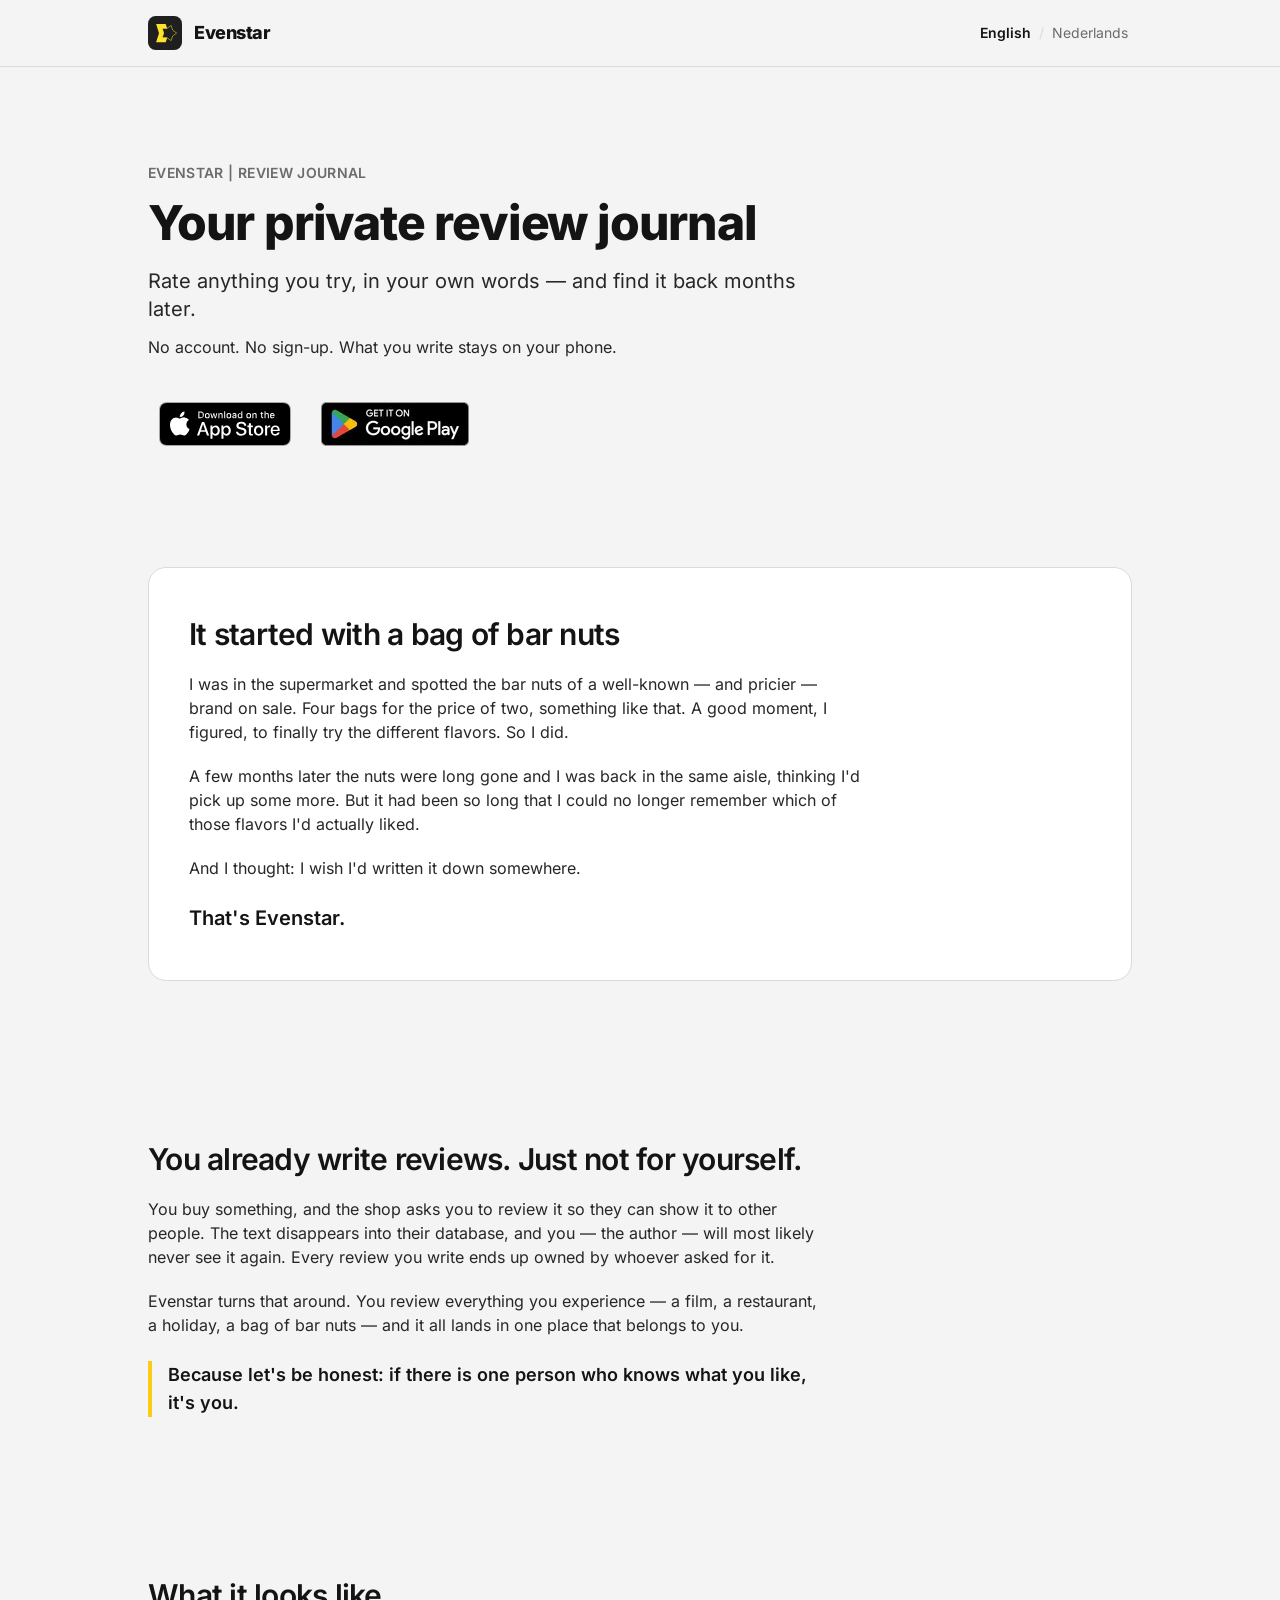
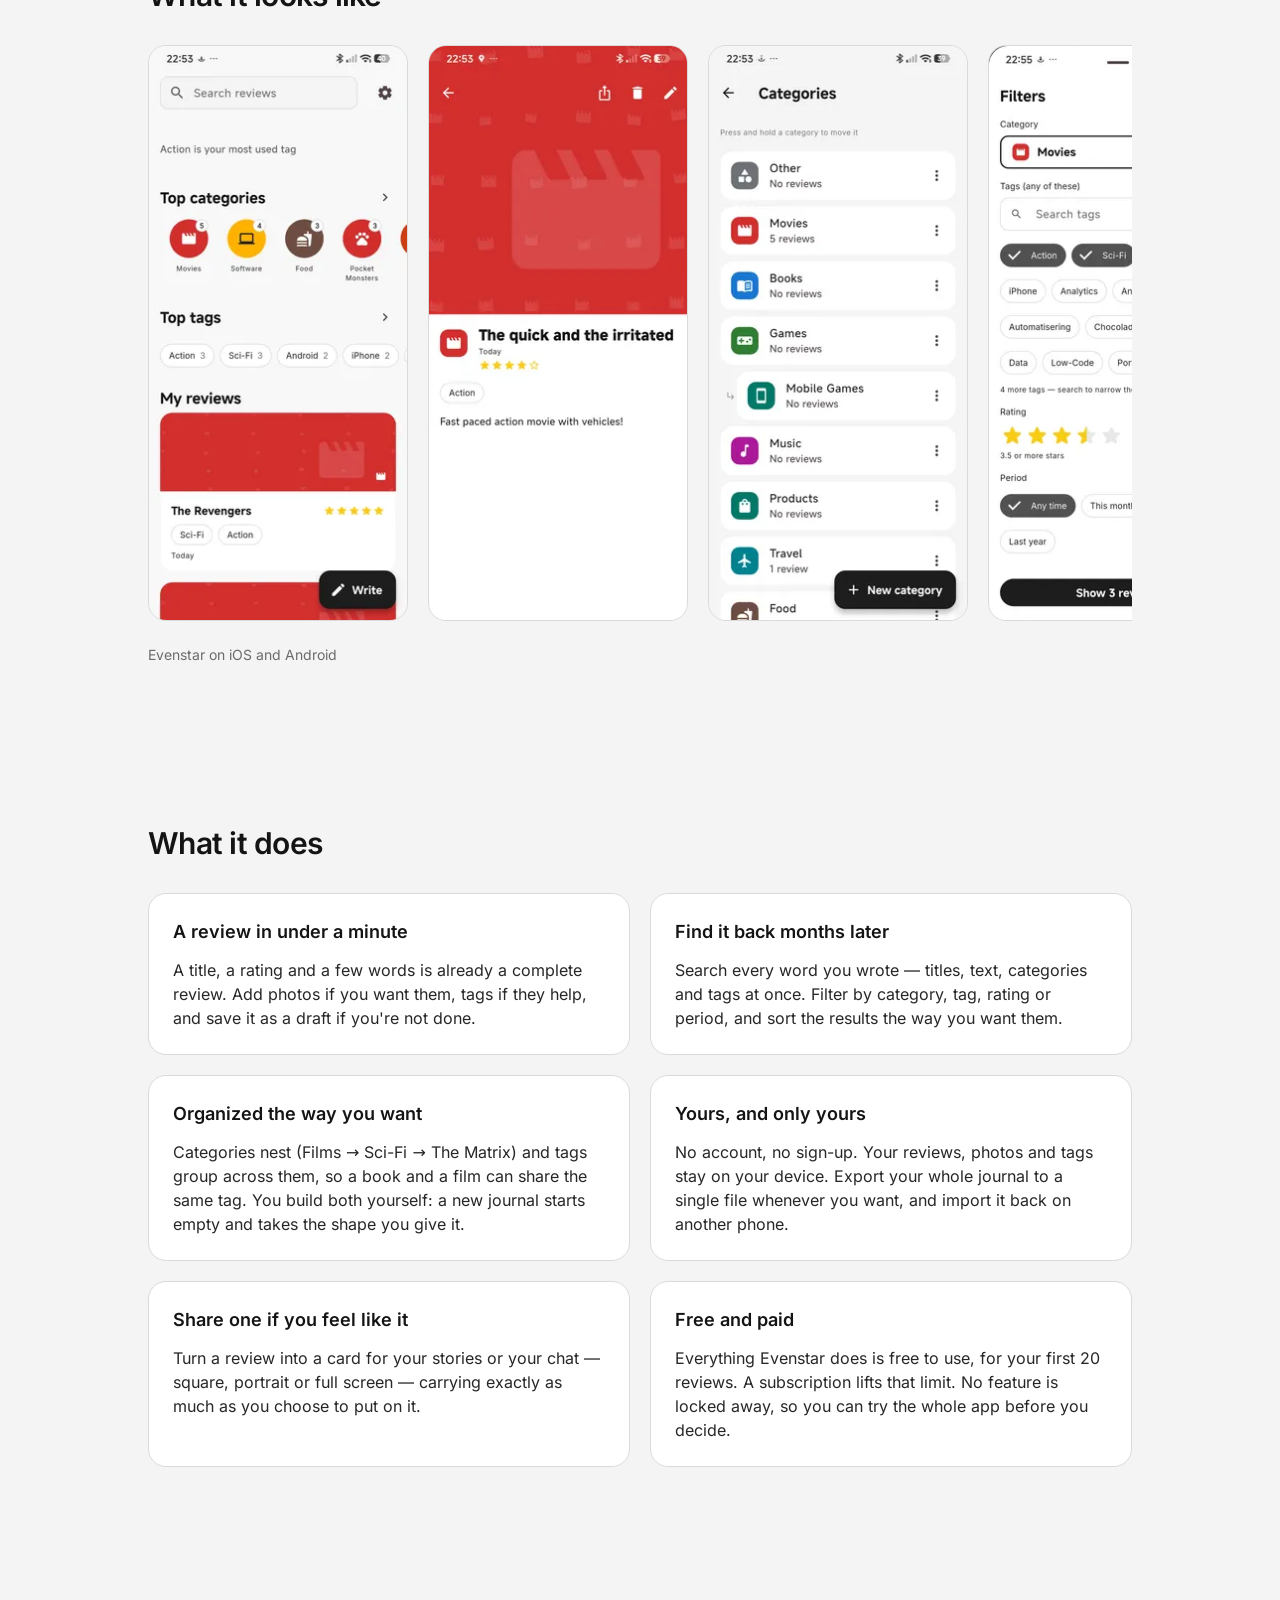
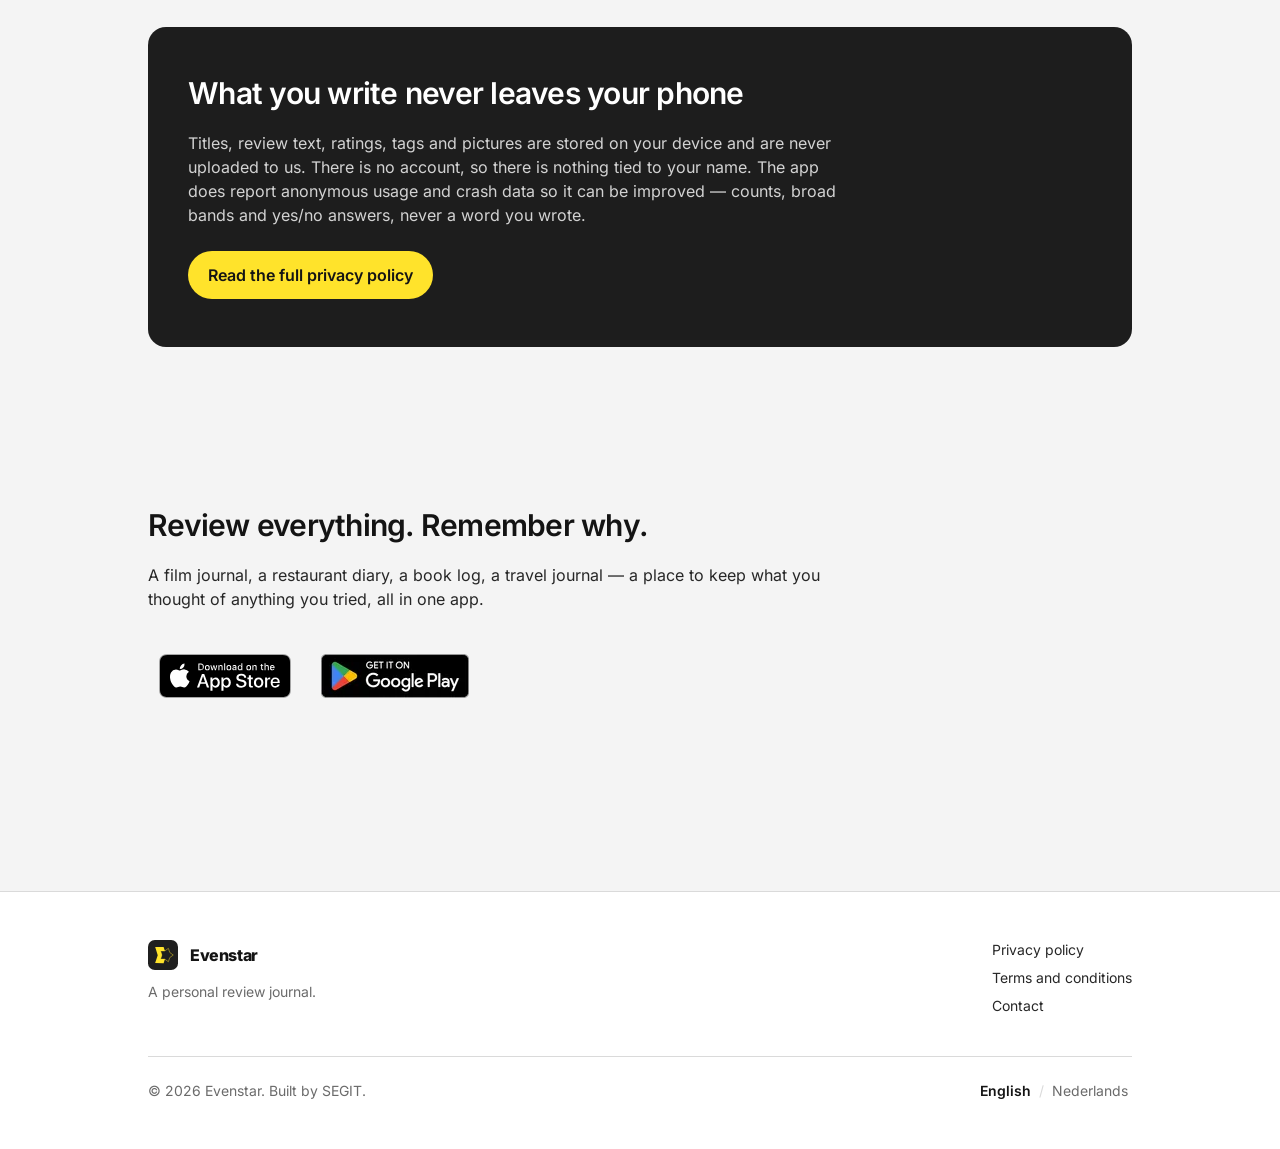
<file: index.html>
<!DOCTYPE html><html lang="en"><head><meta charset="utf-8"><meta name="viewport" content="width=device-width, initial-scale=1"><title>Evenstar — Your private review journal</title><meta name="description" content="A personal review journal for iOS and Android. Review everything you try — films, restaurants, books — and find it back months later. No account needed."><link rel="canonical" href="https://evenstarapp.com/"><link rel="alternate" hreflang="en" href="https://evenstarapp.com/"><link rel="alternate" hreflang="nl" href="https://evenstarapp.com/nl/"><link rel="alternate" hreflang="x-default" href="https://evenstarapp.com/"><link rel="icon" type="image/svg+xml" href="/favicon.svg"><link rel="apple-touch-icon" href="/apple-touch-icon.png"><link rel="manifest" href="/site.webmanifest"><meta name="theme-color" content="#f4f4f4"><meta property="og:type" content="website"><meta property="og:site_name" content="Evenstar"><meta property="og:title" content="Evenstar — Your private review journal"><meta property="og:description" content="A personal review journal for iOS and Android. Review everything you try — films, restaurants, books — and find it back months later. No account needed."><meta property="og:url" content="https://evenstarapp.com/"><meta property="og:image" content="https://evenstarapp.com/og-image.png"><meta property="og:image:width" content="1200"><meta property="og:image:height" content="630"><meta property="og:image:alt" content="Evenstar, a personal review journal for iOS and Android"><meta property="og:locale" content="en_US"><meta name="twitter:card" content="summary_large_image"><meta name="twitter:title" content="Evenstar — Your private review journal"><meta name="twitter:description" content="A personal review journal for iOS and Android. Review everything you try — films, restaurants, books — and find it back months later. No account needed."><meta name="twitter:image" content="https://evenstarapp.com/og-image.png"><link rel="sitemap" href="/sitemap-index.xml"><script type="application/ld+json">{"@context":"https://schema.org","@type":"SoftwareApplication","name":"Evenstar","alternateName":"Evenstar | Review Journal","applicationCategory":"LifestyleApplication","operatingSystem":"iOS, Android","description":"A personal review journal for iOS and Android. Review everything you try — films, restaurants, books — and find it back months later. No account needed.","url":"https://evenstarapp.com","inLanguage":["en","nl"],"offers":{"@type":"Offer","price":"0","priceCurrency":"EUR"},"sameAs":["https://apps.apple.com/app/id6749514253","https://play.google.com/store/apps/details?id=nl.segit.evenstar"]}</script><link rel="stylesheet" href="/_astro/config.BY_XVRsE.css"></head><body class="flex min-h-screen flex-col"><a href="#main" class="sr-only rounded-pill focus:not-sr-only focus:absolute focus:top-4 focus:left-4 focus:z-50 focus:bg-ink focus:px-5 focus:py-3 focus:text-on-ink">Skip to content</a><header class="border-b border-line bg-page/90 backdrop-blur"><div class="mx-auto flex max-w-5xl items-center justify-between gap-4 px-5 py-4"><a href="/" class="flex items-center gap-3 text-heading" aria-label="Evenstar — Home"><svg width="34" height="34" viewBox="0 0 256 256" fill="none" xmlns="http://www.w3.org/2000/svg" class aria-hidden="true" focusable="false"><rect width="256" height="256" rx="58" fill="#1F1F1F"></rect><path d="M174.485 72.5167L185.612 106.519L214.472 127.664L215.576 128.472L214.471 129.278L185.571 150.367L174.379 184.35L173.952 185.649L172.844 184.848L143.855 163.878L108.079 163.736L106.71 163.731L107.13 162.429L118.115 128.378L107.195 94.3095L106.777 93.0075L108.146 93.0046L143.922 92.9294L172.95 72.0165L174.061 71.2166L174.485 72.5167Z" stroke="#FFE32B" stroke-width="4"></path><path d="M133.317 197.465L60.838 197.206L82.9443 129.389L61.2827 60.0143L133.141 59.6603L144.464 94.0981L107.978 94.0939L119.301 128.532L108.187 162.625L144.551 163L133.317 197.465Z" fill="#FFE32B"></path></svg><span class="text-lg font-extrabold tracking-tight">Evenstar</span></a><nav class="flex items-center gap-1 text-sm" aria-label="Language"><span class="px-1 font-semibold text-heading" aria-current="true">English</span><span class="text-line" aria-hidden="true">/</span><a class="rounded px-1 text-muted underline-offset-4 hover:text-heading hover:underline" href="/nl/" hreflang="nl" lang="nl">Nederlands</a></nav></div></header><main id="main" class="flex-1"><!-- Hero --><section class="mx-auto w-full max-w-5xl px-5 pt-14 pb-6 sm:pt-24"><p class="text-sm font-semibold tracking-wide text-muted uppercase">Evenstar | Review Journal</p><h1 class="mt-4 max-w-2xl text-4xl font-extrabold tracking-tight text-heading sm:text-5xl">Your private review journal</h1><p class="mt-5 max-w-2xl text-lg text-body sm:text-xl">Rate anything you try, in your own words — and find it back months later.</p><p class="mt-3 max-w-2xl text-body">No account. No sign-up. What you write stays on your phone.</p><ul class="flex list-none flex-wrap items-center gap-2 p-0 mt-8"><li><a href="https://apps.apple.com/app/id6749514253" rel="noopener" class="inline-block p-[11px] transition-opacity hover:opacity-80"><img src="/_astro/app-store-en.CVyK0T4N_ZD8Wkt.svg" alt="Download on the App Store" loading="lazy" decoding="async" width="132" height="44"></a></li><li><a href="https://play.google.com/store/apps/details?id=nl.segit.evenstar" rel="noopener" class="inline-block p-[11px] transition-opacity hover:opacity-80"><img src="/_astro/google-play-en.BkUP0Br0_1guSiz.webp" alt="Get it on Google Play" loading="lazy" decoding="async" width="148" height="44"></a></li></ul></section><!-- The bar nuts --><section id="story" aria-labelledby="story-title" class="mx-auto w-full max-w-5xl px-5 py-14 sm:py-20 "><div class="rounded-card border border-line bg-surface px-6 py-10 sm:px-10 sm:py-12"><h2 id="story-title" class="text-2xl font-semibold tracking-tight text-heading sm:text-3xl">It started with a bag of bar nuts</h2><p class="mt-5 max-w-2xl text-body">I was in the supermarket and spotted the bar nuts of a well-known — and pricier — brand on sale. Four bags for the price of two, something like that. A good moment, I figured, to finally try the different flavors. So I did.</p><p class="mt-5 max-w-2xl text-body">A few months later the nuts were long gone and I was back in the same aisle, thinking I&#39;d pick up some more. But it had been so long that I could no longer remember which of those flavors I&#39;d actually liked.</p><p class="mt-5 max-w-2xl text-body">And I thought: I wish I&#39;d written it down somewhere.</p><p class="mt-6 text-xl font-semibold text-heading">That&#39;s Evenstar.</p></div></section><!-- Why write for yourself --><section id="why" aria-labelledby="why-title" class="mx-auto w-full max-w-5xl px-5 py-14 sm:py-20 "><div class><h2 id="why-title" class="text-2xl font-semibold tracking-tight text-heading sm:text-3xl">You already write reviews. Just not for yourself.</h2><p class="mt-5 max-w-2xl text-body">You buy something, and the shop asks you to review it so they can show it to other people. The text disappears into their database, and you — the author — will most likely never see it again. Every review you write ends up owned by whoever asked for it.</p><p class="mt-5 max-w-2xl text-body">Evenstar turns that around. You review everything you experience — a film, a restaurant, a holiday, a bag of bar nuts — and it all lands in one place that belongs to you.</p><p class="mt-6 max-w-2xl border-l-4 border-highlight pl-4 text-lg font-semibold text-heading">Because let&#39;s be honest: if there is one person who knows what you like, it&#39;s you.</p></div></section><section aria-labelledby="screenshots-title" class="mx-auto w-full max-w-5xl px-5 py-14 sm:py-20"><h2 id="screenshots-title" class="text-2xl font-semibold tracking-tight text-heading sm:text-3xl">What it looks like</h2><ul class="mt-8 flex snap-x snap-mandatory gap-5 overflow-x-auto pb-4"><li class="shrink-0 snap-start"><img src="/_astro/01-home.ktQ21EMI_1kX7RQ.webp" srcset="/_astro/01-home.ktQ21EMI_IziyS.webp 260w, /_astro/01-home.ktQ21EMI_Z2bma3P.webp 520w" alt="The Evenstar home screen: your top categories, your most used tags, and the reviews you wrote most recently" sizes="(max-width: 640px) 60vw, 260px" loading="lazy" decoding="async" width="1220" height="2712" class="w-[60vw] max-w-[260px] rounded-card border border-line bg-surface"></li><li class="shrink-0 snap-start"><img src="/_astro/02-details.BDZene70_297I3U.webp" srcset="/_astro/02-details.BDZene70_oBYj4.webp 260w, /_astro/02-details.BDZene70_ZGd6R4.webp 520w" alt="A finished review — title, rating, tag and text, headed by its category's artwork" sizes="(max-width: 640px) 60vw, 260px" loading="lazy" decoding="async" width="1220" height="2712" class="w-[60vw] max-w-[260px] rounded-card border border-line bg-surface"></li><li class="shrink-0 snap-start"><img src="/_astro/03-categories.DhtOSPFY_Z1svv7.webp" srcset="/_astro/03-categories.DhtOSPFY_x2MwY.webp 260w, /_astro/03-categories.DhtOSPFY_QUlk6.webp 520w" alt="The category screen, with Mobile Games nested under Games" sizes="(max-width: 640px) 60vw, 260px" loading="lazy" decoding="async" width="1220" height="2712" class="w-[60vw] max-w-[260px] rounded-card border border-line bg-surface"></li><li class="shrink-0 snap-start"><img src="/_astro/04-filters.D-NGG5e0_1ndf2U.webp" srcset="/_astro/04-filters.D-NGG5e0_Z6Tu1x.webp 260w, /_astro/04-filters.D-NGG5e0_Z1cJAcF.webp 520w" alt="The filter sheet: category, tags, rating and period, with the number of matching reviews on the button" sizes="(max-width: 640px) 60vw, 260px" loading="lazy" decoding="async" width="1220" height="2712" class="w-[60vw] max-w-[260px] rounded-card border border-line bg-surface"></li></ul><p class="mt-2 text-sm text-muted">Evenstar on iOS and Android</p></section><!-- What it does --><section id="features" aria-labelledby="features-title" class="mx-auto w-full max-w-5xl px-5 py-14 sm:py-20 "><div class><h2 id="features-title" class="text-2xl font-semibold tracking-tight text-heading sm:text-3xl">What it does</h2><ul class="mt-8 grid gap-5 sm:grid-cols-2"><li class="rounded-card border border-line bg-surface p-6"><h3 class="text-lg font-semibold text-heading">A review in under a minute</h3><p class="mt-3 text-body">A title, a rating and a few words is already a complete review. Add photos if you want them, tags if they help, and save it as a draft if you&#39;re not done.</p></li><li class="rounded-card border border-line bg-surface p-6"><h3 class="text-lg font-semibold text-heading">Find it back months later</h3><p class="mt-3 text-body">Search every word you wrote — titles, text, categories and tags at once. Filter by category, tag, rating or period, and sort the results the way you want them.</p></li><li class="rounded-card border border-line bg-surface p-6"><h3 class="text-lg font-semibold text-heading">Organized the way you want</h3><p class="mt-3 text-body">Categories nest (Films → Sci-Fi → The Matrix) and tags group across them, so a book and a film can share the same tag. You build both yourself: a new journal starts empty and takes the shape you give it.</p></li><li class="rounded-card border border-line bg-surface p-6"><h3 class="text-lg font-semibold text-heading">Yours, and only yours</h3><p class="mt-3 text-body">No account, no sign-up. Your reviews, photos and tags stay on your device. Export your whole journal to a single file whenever you want, and import it back on another phone.</p></li><li class="rounded-card border border-line bg-surface p-6"><h3 class="text-lg font-semibold text-heading">Share one if you feel like it</h3><p class="mt-3 text-body">Turn a review into a card for your stories or your chat — square, portrait or full screen — carrying exactly as much as you choose to put on it.</p></li><li class="rounded-card border border-line bg-surface p-6"><h3 class="text-lg font-semibold text-heading">Free and paid</h3><p class="mt-3 text-body">Everything Evenstar does is free to use, for your first 20 reviews. A subscription lifts that limit. No feature is locked away, so you can try the whole app before you decide.</p></li></ul></div></section><!-- Privacy --><section aria-labelledby="privacy-title" class="mx-auto w-full max-w-5xl px-5 py-14 sm:py-20"><div class="rounded-card bg-ink px-6 py-10 text-on-ink sm:px-10 sm:py-12"><h2 id="privacy-title" class="text-2xl font-semibold tracking-tight sm:text-3xl">What you write never leaves your phone</h2><p class="mt-5 max-w-2xl text-white/80">Titles, review text, ratings, tags and pictures are stored on your device and are never uploaded to us. There is no account, so there is nothing tied to your name. The app does report anonymous usage and crash data so it can be improved — counts, broad bands and yes/no answers, never a word you wrote.</p><a class="mt-6 inline-block rounded-pill bg-accent px-5 py-3 font-semibold text-heading" href="/privacy/">Read the full privacy policy</a></div></section><!-- Closing --><section id="closing" aria-labelledby="closing-title" class="mx-auto w-full max-w-5xl px-5 py-14 sm:py-20 "><div class><h2 id="closing-title" class="text-2xl font-semibold tracking-tight text-heading sm:text-3xl">Review everything. Remember why.</h2><p class="mt-5 max-w-2xl text-body">A film journal, a restaurant diary, a book log, a travel journal — a place to keep what you thought of anything you tried, all in one app.</p><ul class="flex list-none flex-wrap items-center gap-2 p-0 mt-8"><li><a href="https://apps.apple.com/app/id6749514253" rel="noopener" class="inline-block p-[11px] transition-opacity hover:opacity-80"><img src="/_astro/app-store-en.CVyK0T4N_ZD8Wkt.svg" alt="Download on the App Store" loading="lazy" decoding="async" width="132" height="44"></a></li><li><a href="https://play.google.com/store/apps/details?id=nl.segit.evenstar" rel="noopener" class="inline-block p-[11px] transition-opacity hover:opacity-80"><img src="/_astro/google-play-en.BkUP0Br0_1guSiz.webp" alt="Get it on Google Play" loading="lazy" decoding="async" width="148" height="44"></a></li></ul></div></section></main><footer class="mt-24 border-t border-line bg-surface"><div class="mx-auto max-w-5xl px-5 py-12"><div class="flex flex-col gap-8 sm:flex-row sm:items-start sm:justify-between"><div><div class="flex items-center gap-3"><svg width="30" height="30" viewBox="0 0 256 256" fill="none" xmlns="http://www.w3.org/2000/svg" class aria-hidden="true" focusable="false"><rect width="256" height="256" rx="58" fill="#1F1F1F"></rect><path d="M174.485 72.5167L185.612 106.519L214.472 127.664L215.576 128.472L214.471 129.278L185.571 150.367L174.379 184.35L173.952 185.649L172.844 184.848L143.855 163.878L108.079 163.736L106.71 163.731L107.13 162.429L118.115 128.378L107.195 94.3095L106.777 93.0075L108.146 93.0046L143.922 92.9294L172.95 72.0165L174.061 71.2166L174.485 72.5167Z" stroke="#FFE32B" stroke-width="4"></path><path d="M133.317 197.465L60.838 197.206L82.9443 129.389L61.2827 60.0143L133.141 59.6603L144.464 94.0981L107.978 94.0939L119.301 128.532L108.187 162.625L144.551 163L133.317 197.465Z" fill="#FFE32B"></path></svg><span class="text-base font-extrabold tracking-tight text-heading">Evenstar</span></div><p class="mt-3 max-w-xs text-sm text-muted">A personal review journal.</p></div><nav class="flex flex-col gap-2 text-sm" aria-label="Privacy policy"><a class="text-body underline-offset-4 hover:underline" href="/privacy/">Privacy policy</a><a class="text-body underline-offset-4 hover:underline" href="/terms/">Terms and conditions</a><a class="text-body underline-offset-4 hover:underline" href="mailto:contact@segit.nl">Contact</a></nav></div><div class="mt-10 flex flex-col gap-4 border-t border-line pt-6 text-sm text-muted sm:flex-row sm:items-center sm:justify-between"><p>&copy; 2026 Evenstar. Built by SEGIT.</p><nav class="flex items-center gap-1 text-sm" aria-label="Language"><span class="px-1 font-semibold text-heading" aria-current="true">English</span><span class="text-line" aria-hidden="true">/</span><a class="rounded px-1 text-muted underline-offset-4 hover:text-heading hover:underline" href="/nl/" hreflang="nl" lang="nl">Nederlands</a></nav></div></div></footer></body></html>
</file>
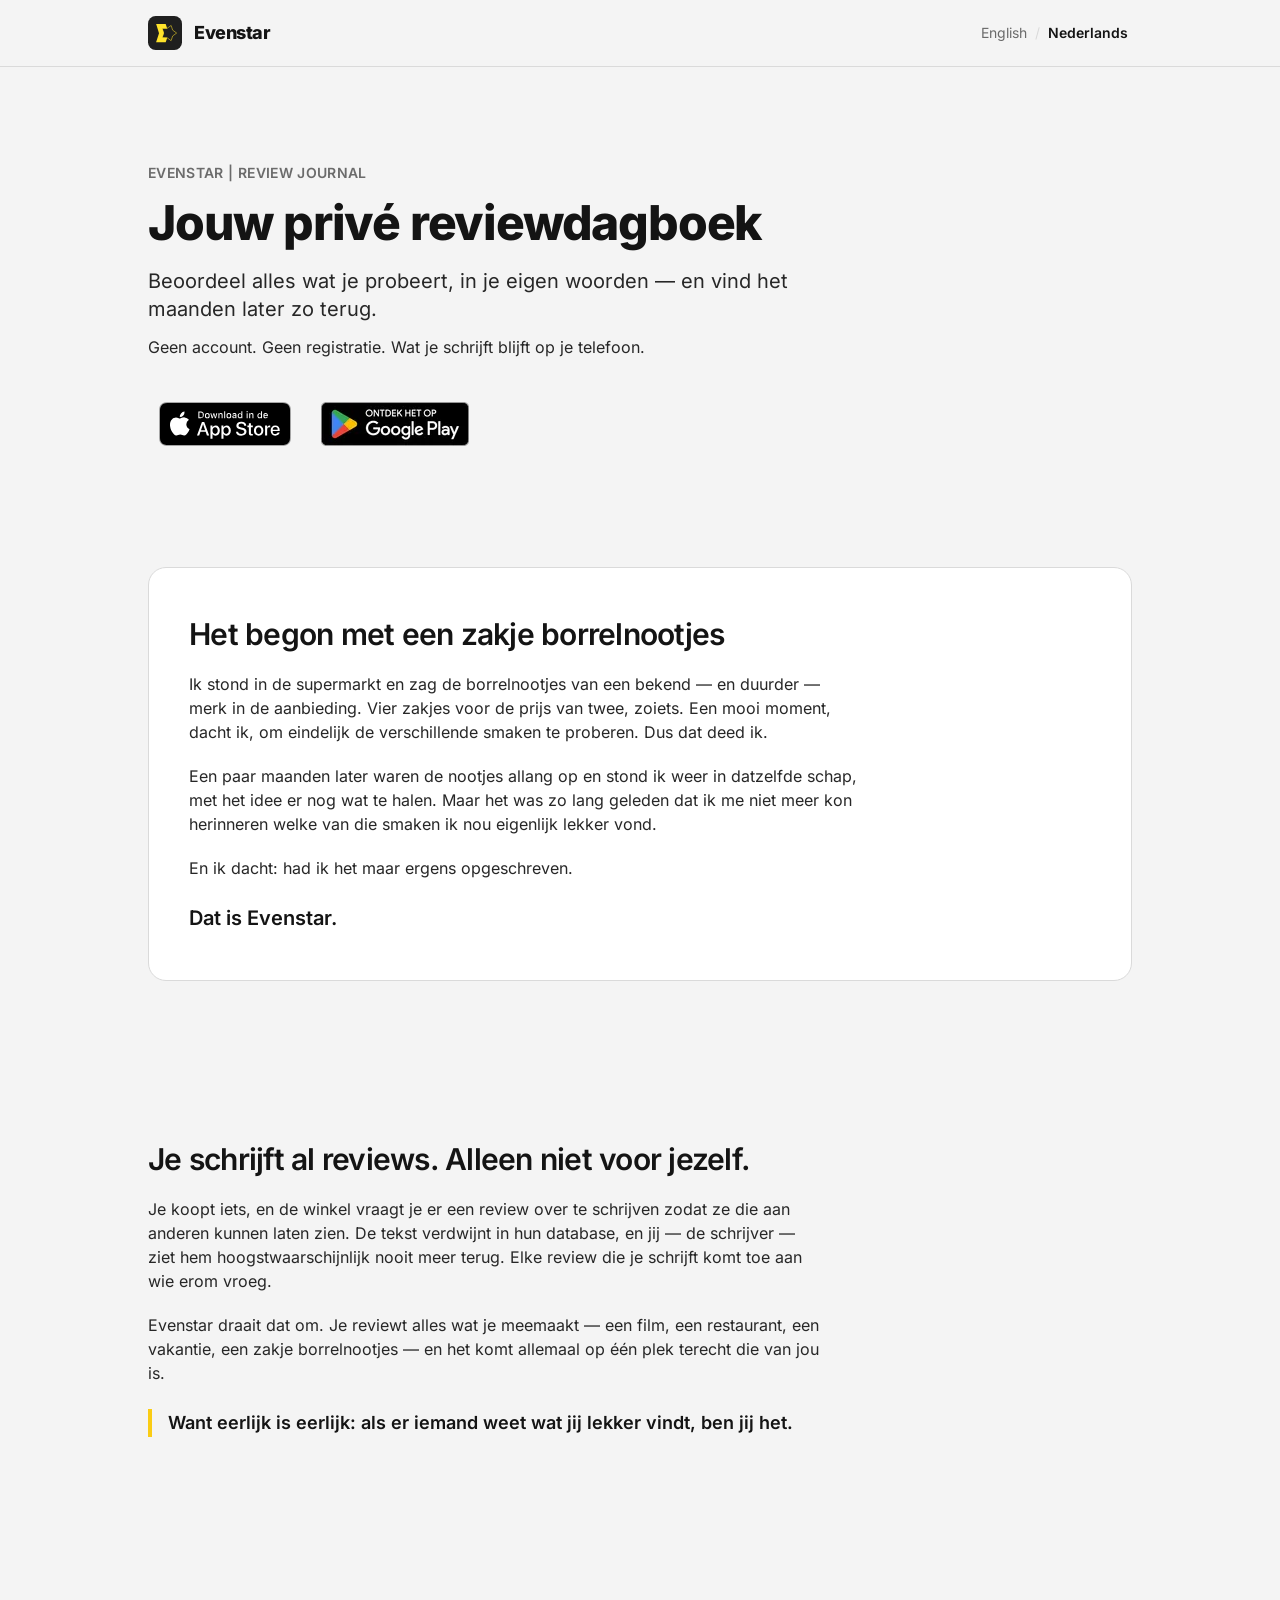
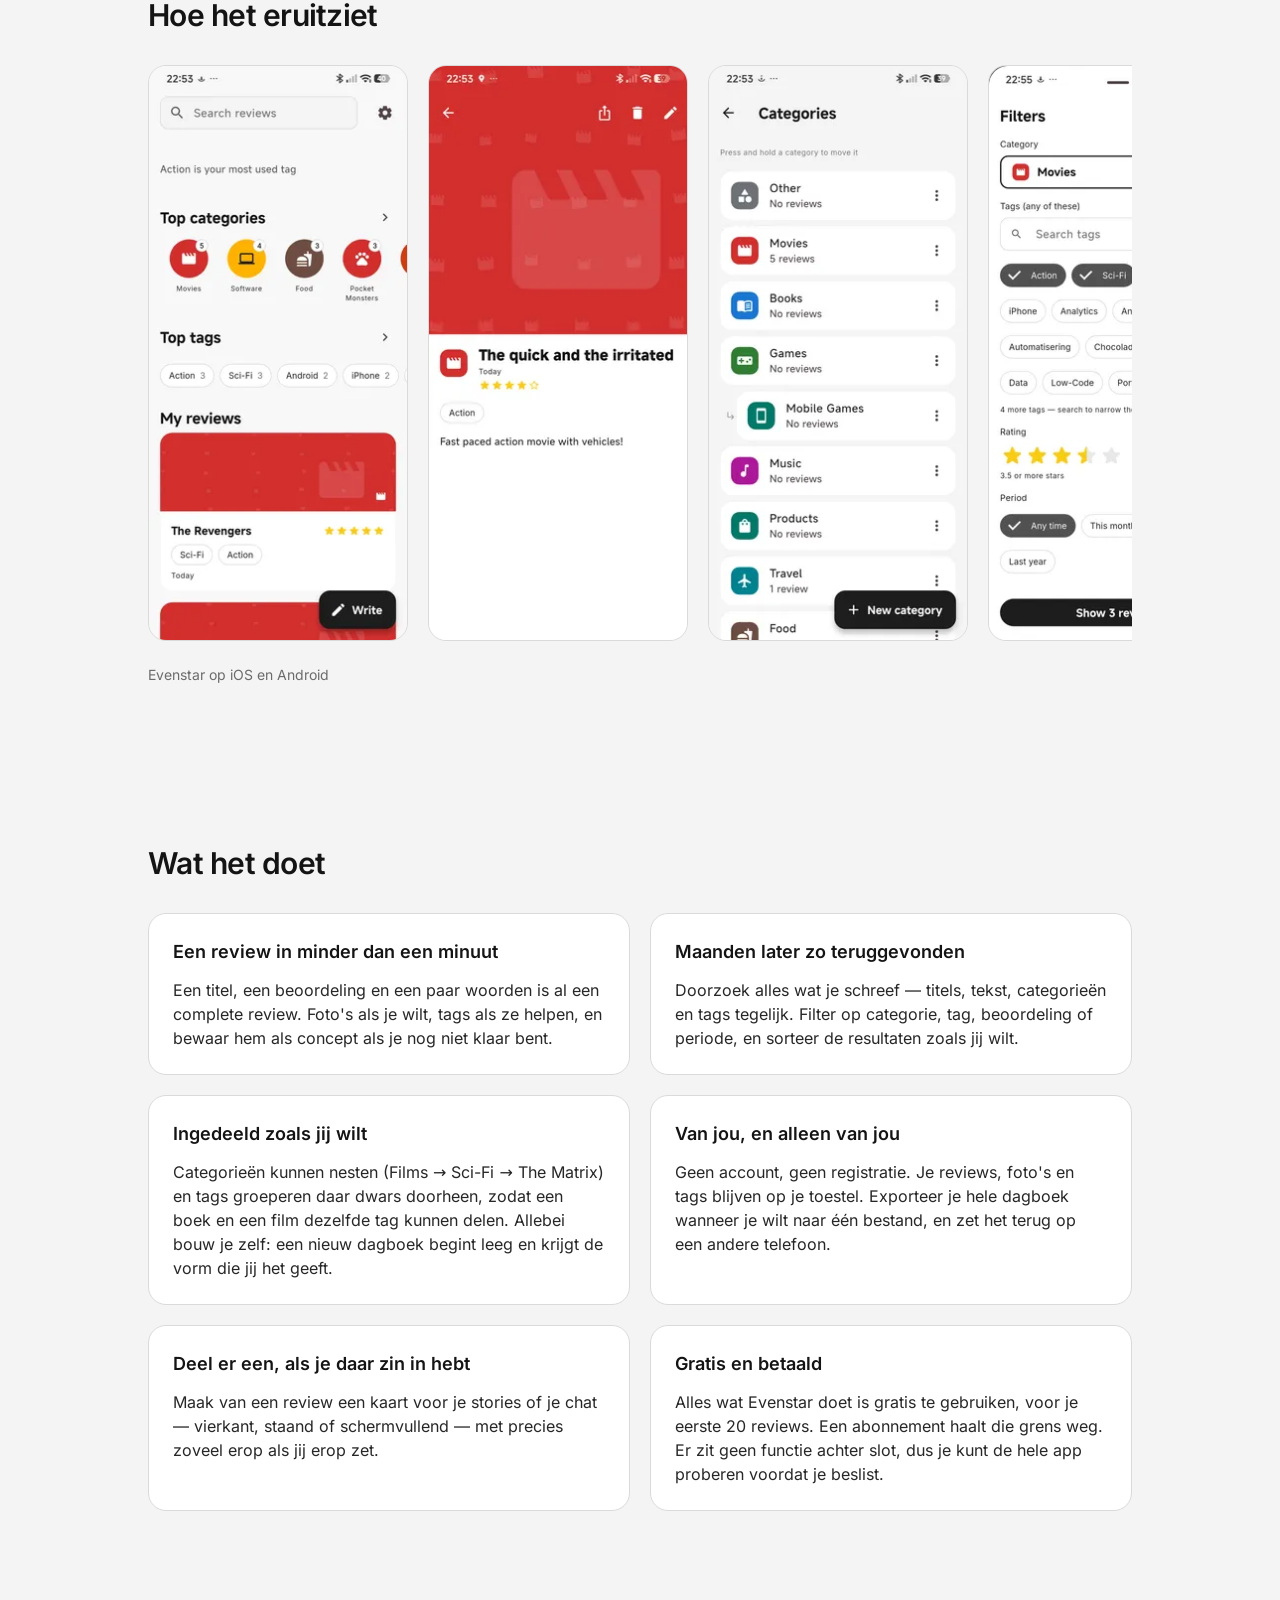
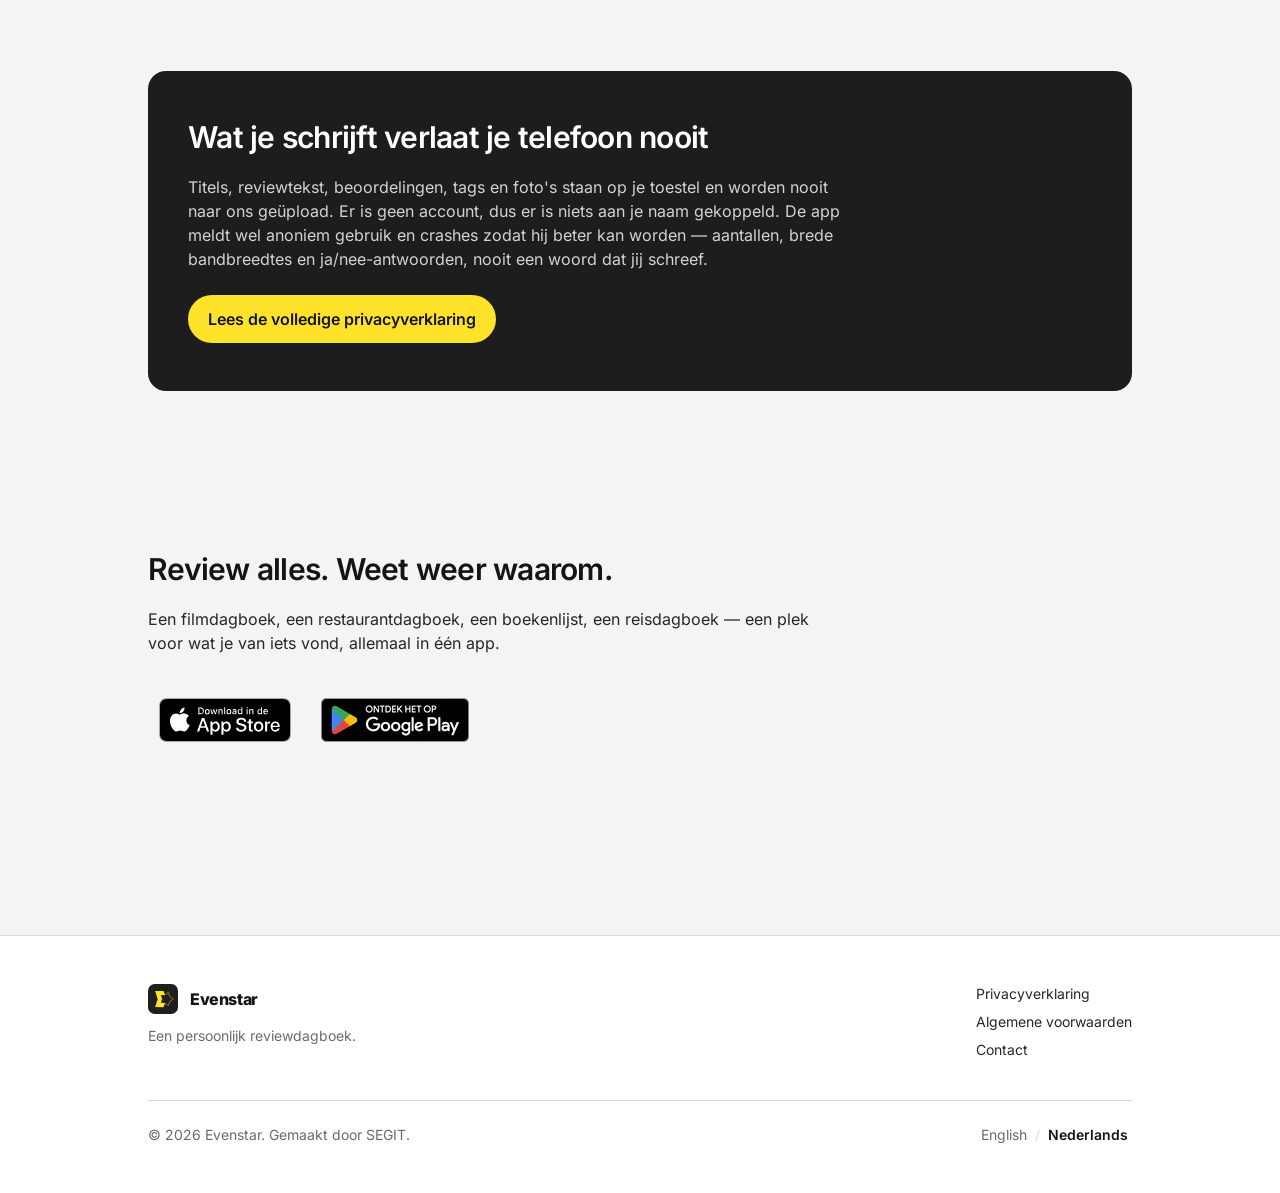
<file: nl/index.html>
<!DOCTYPE html><html lang="nl"><head><meta charset="utf-8"><meta name="viewport" content="width=device-width, initial-scale=1"><title>Evenstar — Jouw privé reviewdagboek</title><meta name="description" content="Een persoonlijk reviewdagboek voor iOS en Android. Review alles wat je probeert — films, restaurants, boeken — en vind het maanden later zo terug."><link rel="canonical" href="https://evenstarapp.com/nl/"><link rel="alternate" hreflang="en" href="https://evenstarapp.com/"><link rel="alternate" hreflang="nl" href="https://evenstarapp.com/nl/"><link rel="alternate" hreflang="x-default" href="https://evenstarapp.com/"><link rel="icon" type="image/svg+xml" href="/favicon.svg"><link rel="apple-touch-icon" href="/apple-touch-icon.png"><link rel="manifest" href="/site.webmanifest"><meta name="theme-color" content="#f4f4f4"><meta property="og:type" content="website"><meta property="og:site_name" content="Evenstar"><meta property="og:title" content="Evenstar — Jouw privé reviewdagboek"><meta property="og:description" content="Een persoonlijk reviewdagboek voor iOS en Android. Review alles wat je probeert — films, restaurants, boeken — en vind het maanden later zo terug."><meta property="og:url" content="https://evenstarapp.com/nl/"><meta property="og:image" content="https://evenstarapp.com/og-image.png"><meta property="og:image:width" content="1200"><meta property="og:image:height" content="630"><meta property="og:image:alt" content="Evenstar, een persoonlijk reviewdagboek voor iOS en Android"><meta property="og:locale" content="nl_NL"><meta name="twitter:card" content="summary_large_image"><meta name="twitter:title" content="Evenstar — Jouw privé reviewdagboek"><meta name="twitter:description" content="Een persoonlijk reviewdagboek voor iOS en Android. Review alles wat je probeert — films, restaurants, boeken — en vind het maanden later zo terug."><meta name="twitter:image" content="https://evenstarapp.com/og-image.png"><link rel="sitemap" href="/sitemap-index.xml"><script type="application/ld+json">{"@context":"https://schema.org","@type":"SoftwareApplication","name":"Evenstar","alternateName":"Evenstar | Review Journal","applicationCategory":"LifestyleApplication","operatingSystem":"iOS, Android","description":"Een persoonlijk reviewdagboek voor iOS en Android. Review alles wat je probeert — films, restaurants, boeken — en vind het maanden later zo terug.","url":"https://evenstarapp.com","inLanguage":["en","nl"],"offers":{"@type":"Offer","price":"0","priceCurrency":"EUR"},"sameAs":["https://apps.apple.com/app/id6749514253","https://play.google.com/store/apps/details?id=nl.segit.evenstar"]}</script><link rel="stylesheet" href="/_astro/config.BY_XVRsE.css"></head><body class="flex min-h-screen flex-col"><a href="#main" class="sr-only rounded-pill focus:not-sr-only focus:absolute focus:top-4 focus:left-4 focus:z-50 focus:bg-ink focus:px-5 focus:py-3 focus:text-on-ink">Naar de inhoud</a><header class="border-b border-line bg-page/90 backdrop-blur"><div class="mx-auto flex max-w-5xl items-center justify-between gap-4 px-5 py-4"><a href="/nl/" class="flex items-center gap-3 text-heading" aria-label="Evenstar — Home"><svg width="34" height="34" viewBox="0 0 256 256" fill="none" xmlns="http://www.w3.org/2000/svg" class aria-hidden="true" focusable="false"><rect width="256" height="256" rx="58" fill="#1F1F1F"></rect><path d="M174.485 72.5167L185.612 106.519L214.472 127.664L215.576 128.472L214.471 129.278L185.571 150.367L174.379 184.35L173.952 185.649L172.844 184.848L143.855 163.878L108.079 163.736L106.71 163.731L107.13 162.429L118.115 128.378L107.195 94.3095L106.777 93.0075L108.146 93.0046L143.922 92.9294L172.95 72.0165L174.061 71.2166L174.485 72.5167Z" stroke="#FFE32B" stroke-width="4"></path><path d="M133.317 197.465L60.838 197.206L82.9443 129.389L61.2827 60.0143L133.141 59.6603L144.464 94.0981L107.978 94.0939L119.301 128.532L108.187 162.625L144.551 163L133.317 197.465Z" fill="#FFE32B"></path></svg><span class="text-lg font-extrabold tracking-tight">Evenstar</span></a><nav class="flex items-center gap-1 text-sm" aria-label="Language"><a class="rounded px-1 text-muted underline-offset-4 hover:text-heading hover:underline" href="/" hreflang="en" lang="en">English</a><span class="text-line" aria-hidden="true">/</span><span class="px-1 font-semibold text-heading" aria-current="true">Nederlands</span></nav></div></header><main id="main" class="flex-1"><!-- Hero --><section class="mx-auto w-full max-w-5xl px-5 pt-14 pb-6 sm:pt-24"><p class="text-sm font-semibold tracking-wide text-muted uppercase">Evenstar | Review Journal</p><h1 class="mt-4 max-w-2xl text-4xl font-extrabold tracking-tight text-heading sm:text-5xl">Jouw privé reviewdagboek</h1><p class="mt-5 max-w-2xl text-lg text-body sm:text-xl">Beoordeel alles wat je probeert, in je eigen woorden — en vind het maanden later zo terug.</p><p class="mt-3 max-w-2xl text-body">Geen account. Geen registratie. Wat je schrijft blijft op je telefoon.</p><ul class="flex list-none flex-wrap items-center gap-2 p-0 mt-8"><li><a href="https://apps.apple.com/app/id6749514253" rel="noopener" class="inline-block p-[11px] transition-opacity hover:opacity-80"><img src="/_astro/app-store-nl.DTRzUpkl_ZD8Wkt.svg" alt="Download in de App Store" loading="lazy" decoding="async" width="132" height="44"></a></li><li><a href="https://play.google.com/store/apps/details?id=nl.segit.evenstar" rel="noopener" class="inline-block p-[11px] transition-opacity hover:opacity-80"><img src="/_astro/google-play-nl.8zVRbfBT_1zVOhL.webp" alt="Ontdek het op Google Play" loading="lazy" decoding="async" width="148" height="44"></a></li></ul></section><!-- The bar nuts --><section id="story" aria-labelledby="story-title" class="mx-auto w-full max-w-5xl px-5 py-14 sm:py-20 "><div class="rounded-card border border-line bg-surface px-6 py-10 sm:px-10 sm:py-12"><h2 id="story-title" class="text-2xl font-semibold tracking-tight text-heading sm:text-3xl">Het begon met een zakje borrelnootjes</h2><p class="mt-5 max-w-2xl text-body">Ik stond in de supermarkt en zag de borrelnootjes van een bekend — en duurder — merk in de aanbieding. Vier zakjes voor de prijs van twee, zoiets. Een mooi moment, dacht ik, om eindelijk de verschillende smaken te proberen. Dus dat deed ik.</p><p class="mt-5 max-w-2xl text-body">Een paar maanden later waren de nootjes allang op en stond ik weer in datzelfde schap, met het idee er nog wat te halen. Maar het was zo lang geleden dat ik me niet meer kon herinneren welke van die smaken ik nou eigenlijk lekker vond.</p><p class="mt-5 max-w-2xl text-body">En ik dacht: had ik het maar ergens opgeschreven.</p><p class="mt-6 text-xl font-semibold text-heading">Dat is Evenstar.</p></div></section><!-- Why write for yourself --><section id="why" aria-labelledby="why-title" class="mx-auto w-full max-w-5xl px-5 py-14 sm:py-20 "><div class><h2 id="why-title" class="text-2xl font-semibold tracking-tight text-heading sm:text-3xl">Je schrijft al reviews. Alleen niet voor jezelf.</h2><p class="mt-5 max-w-2xl text-body">Je koopt iets, en de winkel vraagt je er een review over te schrijven zodat ze die aan anderen kunnen laten zien. De tekst verdwijnt in hun database, en jij — de schrijver — ziet hem hoogstwaarschijnlijk nooit meer terug. Elke review die je schrijft komt toe aan wie erom vroeg.</p><p class="mt-5 max-w-2xl text-body">Evenstar draait dat om. Je reviewt alles wat je meemaakt — een film, een restaurant, een vakantie, een zakje borrelnootjes — en het komt allemaal op één plek terecht die van jou is.</p><p class="mt-6 max-w-2xl border-l-4 border-highlight pl-4 text-lg font-semibold text-heading">Want eerlijk is eerlijk: als er iemand weet wat jij lekker vindt, ben jij het.</p></div></section><section aria-labelledby="screenshots-title" class="mx-auto w-full max-w-5xl px-5 py-14 sm:py-20"><h2 id="screenshots-title" class="text-2xl font-semibold tracking-tight text-heading sm:text-3xl">Hoe het eruitziet</h2><ul class="mt-8 flex snap-x snap-mandatory gap-5 overflow-x-auto pb-4"><li class="shrink-0 snap-start"><img src="/_astro/01-home.ktQ21EMI_1kX7RQ.webp" srcset="/_astro/01-home.ktQ21EMI_IziyS.webp 260w, /_astro/01-home.ktQ21EMI_Z2bma3P.webp 520w" alt="Het beginscherm van Evenstar: je grootste categorieën, je meest gebruikte tags, en de reviews die je het laatst schreef" sizes="(max-width: 640px) 60vw, 260px" loading="lazy" decoding="async" width="1220" height="2712" class="w-[60vw] max-w-[260px] rounded-card border border-line bg-surface"></li><li class="shrink-0 snap-start"><img src="/_astro/02-details.BDZene70_297I3U.webp" srcset="/_astro/02-details.BDZene70_oBYj4.webp 260w, /_astro/02-details.BDZene70_ZGd6R4.webp 520w" alt="Een afgeronde review — titel, beoordeling, tag en tekst, met de illustratie van de categorie als kop" sizes="(max-width: 640px) 60vw, 260px" loading="lazy" decoding="async" width="1220" height="2712" class="w-[60vw] max-w-[260px] rounded-card border border-line bg-surface"></li><li class="shrink-0 snap-start"><img src="/_astro/03-categories.DhtOSPFY_Z1svv7.webp" srcset="/_astro/03-categories.DhtOSPFY_x2MwY.webp 260w, /_astro/03-categories.DhtOSPFY_QUlk6.webp 520w" alt="Het categorieënscherm, met Mobile Games genest onder Games" sizes="(max-width: 640px) 60vw, 260px" loading="lazy" decoding="async" width="1220" height="2712" class="w-[60vw] max-w-[260px] rounded-card border border-line bg-surface"></li><li class="shrink-0 snap-start"><img src="/_astro/04-filters.D-NGG5e0_1ndf2U.webp" srcset="/_astro/04-filters.D-NGG5e0_Z6Tu1x.webp 260w, /_astro/04-filters.D-NGG5e0_Z1cJAcF.webp 520w" alt="Het filterpaneel: categorie, tags, beoordeling en periode, met het aantal passende reviews op de knop" sizes="(max-width: 640px) 60vw, 260px" loading="lazy" decoding="async" width="1220" height="2712" class="w-[60vw] max-w-[260px] rounded-card border border-line bg-surface"></li></ul><p class="mt-2 text-sm text-muted">Evenstar op iOS en Android</p></section><!-- What it does --><section id="features" aria-labelledby="features-title" class="mx-auto w-full max-w-5xl px-5 py-14 sm:py-20 "><div class><h2 id="features-title" class="text-2xl font-semibold tracking-tight text-heading sm:text-3xl">Wat het doet</h2><ul class="mt-8 grid gap-5 sm:grid-cols-2"><li class="rounded-card border border-line bg-surface p-6"><h3 class="text-lg font-semibold text-heading">Een review in minder dan een minuut</h3><p class="mt-3 text-body">Een titel, een beoordeling en een paar woorden is al een complete review. Foto&#39;s als je wilt, tags als ze helpen, en bewaar hem als concept als je nog niet klaar bent.</p></li><li class="rounded-card border border-line bg-surface p-6"><h3 class="text-lg font-semibold text-heading">Maanden later zo teruggevonden</h3><p class="mt-3 text-body">Doorzoek alles wat je schreef — titels, tekst, categorieën en tags tegelijk. Filter op categorie, tag, beoordeling of periode, en sorteer de resultaten zoals jij wilt.</p></li><li class="rounded-card border border-line bg-surface p-6"><h3 class="text-lg font-semibold text-heading">Ingedeeld zoals jij wilt</h3><p class="mt-3 text-body">Categorieën kunnen nesten (Films → Sci-Fi → The Matrix) en tags groeperen daar dwars doorheen, zodat een boek en een film dezelfde tag kunnen delen. Allebei bouw je zelf: een nieuw dagboek begint leeg en krijgt de vorm die jij het geeft.</p></li><li class="rounded-card border border-line bg-surface p-6"><h3 class="text-lg font-semibold text-heading">Van jou, en alleen van jou</h3><p class="mt-3 text-body">Geen account, geen registratie. Je reviews, foto&#39;s en tags blijven op je toestel. Exporteer je hele dagboek wanneer je wilt naar één bestand, en zet het terug op een andere telefoon.</p></li><li class="rounded-card border border-line bg-surface p-6"><h3 class="text-lg font-semibold text-heading">Deel er een, als je daar zin in hebt</h3><p class="mt-3 text-body">Maak van een review een kaart voor je stories of je chat — vierkant, staand of schermvullend — met precies zoveel erop als jij erop zet.</p></li><li class="rounded-card border border-line bg-surface p-6"><h3 class="text-lg font-semibold text-heading">Gratis en betaald</h3><p class="mt-3 text-body">Alles wat Evenstar doet is gratis te gebruiken, voor je eerste 20 reviews. Een abonnement haalt die grens weg. Er zit geen functie achter slot, dus je kunt de hele app proberen voordat je beslist.</p></li></ul></div></section><!-- Privacy --><section aria-labelledby="privacy-title" class="mx-auto w-full max-w-5xl px-5 py-14 sm:py-20"><div class="rounded-card bg-ink px-6 py-10 text-on-ink sm:px-10 sm:py-12"><h2 id="privacy-title" class="text-2xl font-semibold tracking-tight sm:text-3xl">Wat je schrijft verlaat je telefoon nooit</h2><p class="mt-5 max-w-2xl text-white/80">Titels, reviewtekst, beoordelingen, tags en foto&#39;s staan op je toestel en worden nooit naar ons geüpload. Er is geen account, dus er is niets aan je naam gekoppeld. De app meldt wel anoniem gebruik en crashes zodat hij beter kan worden — aantallen, brede bandbreedtes en ja/nee-antwoorden, nooit een woord dat jij schreef.</p><a class="mt-6 inline-block rounded-pill bg-accent px-5 py-3 font-semibold text-heading" href="/nl/privacy/">Lees de volledige privacyverklaring</a></div></section><!-- Closing --><section id="closing" aria-labelledby="closing-title" class="mx-auto w-full max-w-5xl px-5 py-14 sm:py-20 "><div class><h2 id="closing-title" class="text-2xl font-semibold tracking-tight text-heading sm:text-3xl">Review alles. Weet weer waarom.</h2><p class="mt-5 max-w-2xl text-body">Een filmdagboek, een restaurantdagboek, een boekenlijst, een reisdagboek — een plek voor wat je van iets vond, allemaal in één app.</p><ul class="flex list-none flex-wrap items-center gap-2 p-0 mt-8"><li><a href="https://apps.apple.com/app/id6749514253" rel="noopener" class="inline-block p-[11px] transition-opacity hover:opacity-80"><img src="/_astro/app-store-nl.DTRzUpkl_ZD8Wkt.svg" alt="Download in de App Store" loading="lazy" decoding="async" width="132" height="44"></a></li><li><a href="https://play.google.com/store/apps/details?id=nl.segit.evenstar" rel="noopener" class="inline-block p-[11px] transition-opacity hover:opacity-80"><img src="/_astro/google-play-nl.8zVRbfBT_1zVOhL.webp" alt="Ontdek het op Google Play" loading="lazy" decoding="async" width="148" height="44"></a></li></ul></div></section></main><footer class="mt-24 border-t border-line bg-surface"><div class="mx-auto max-w-5xl px-5 py-12"><div class="flex flex-col gap-8 sm:flex-row sm:items-start sm:justify-between"><div><div class="flex items-center gap-3"><svg width="30" height="30" viewBox="0 0 256 256" fill="none" xmlns="http://www.w3.org/2000/svg" class aria-hidden="true" focusable="false"><rect width="256" height="256" rx="58" fill="#1F1F1F"></rect><path d="M174.485 72.5167L185.612 106.519L214.472 127.664L215.576 128.472L214.471 129.278L185.571 150.367L174.379 184.35L173.952 185.649L172.844 184.848L143.855 163.878L108.079 163.736L106.71 163.731L107.13 162.429L118.115 128.378L107.195 94.3095L106.777 93.0075L108.146 93.0046L143.922 92.9294L172.95 72.0165L174.061 71.2166L174.485 72.5167Z" stroke="#FFE32B" stroke-width="4"></path><path d="M133.317 197.465L60.838 197.206L82.9443 129.389L61.2827 60.0143L133.141 59.6603L144.464 94.0981L107.978 94.0939L119.301 128.532L108.187 162.625L144.551 163L133.317 197.465Z" fill="#FFE32B"></path></svg><span class="text-base font-extrabold tracking-tight text-heading">Evenstar</span></div><p class="mt-3 max-w-xs text-sm text-muted">Een persoonlijk reviewdagboek.</p></div><nav class="flex flex-col gap-2 text-sm" aria-label="Privacyverklaring"><a class="text-body underline-offset-4 hover:underline" href="/nl/privacy/">Privacyverklaring</a><a class="text-body underline-offset-4 hover:underline" href="/nl/voorwaarden/">Algemene voorwaarden</a><a class="text-body underline-offset-4 hover:underline" href="mailto:contact@segit.nl">Contact</a></nav></div><div class="mt-10 flex flex-col gap-4 border-t border-line pt-6 text-sm text-muted sm:flex-row sm:items-center sm:justify-between"><p>&copy; 2026 Evenstar. Gemaakt door SEGIT.</p><nav class="flex items-center gap-1 text-sm" aria-label="Language"><a class="rounded px-1 text-muted underline-offset-4 hover:text-heading hover:underline" href="/" hreflang="en" lang="en">English</a><span class="text-line" aria-hidden="true">/</span><span class="px-1 font-semibold text-heading" aria-current="true">Nederlands</span></nav></div></div></footer></body></html>
</file>
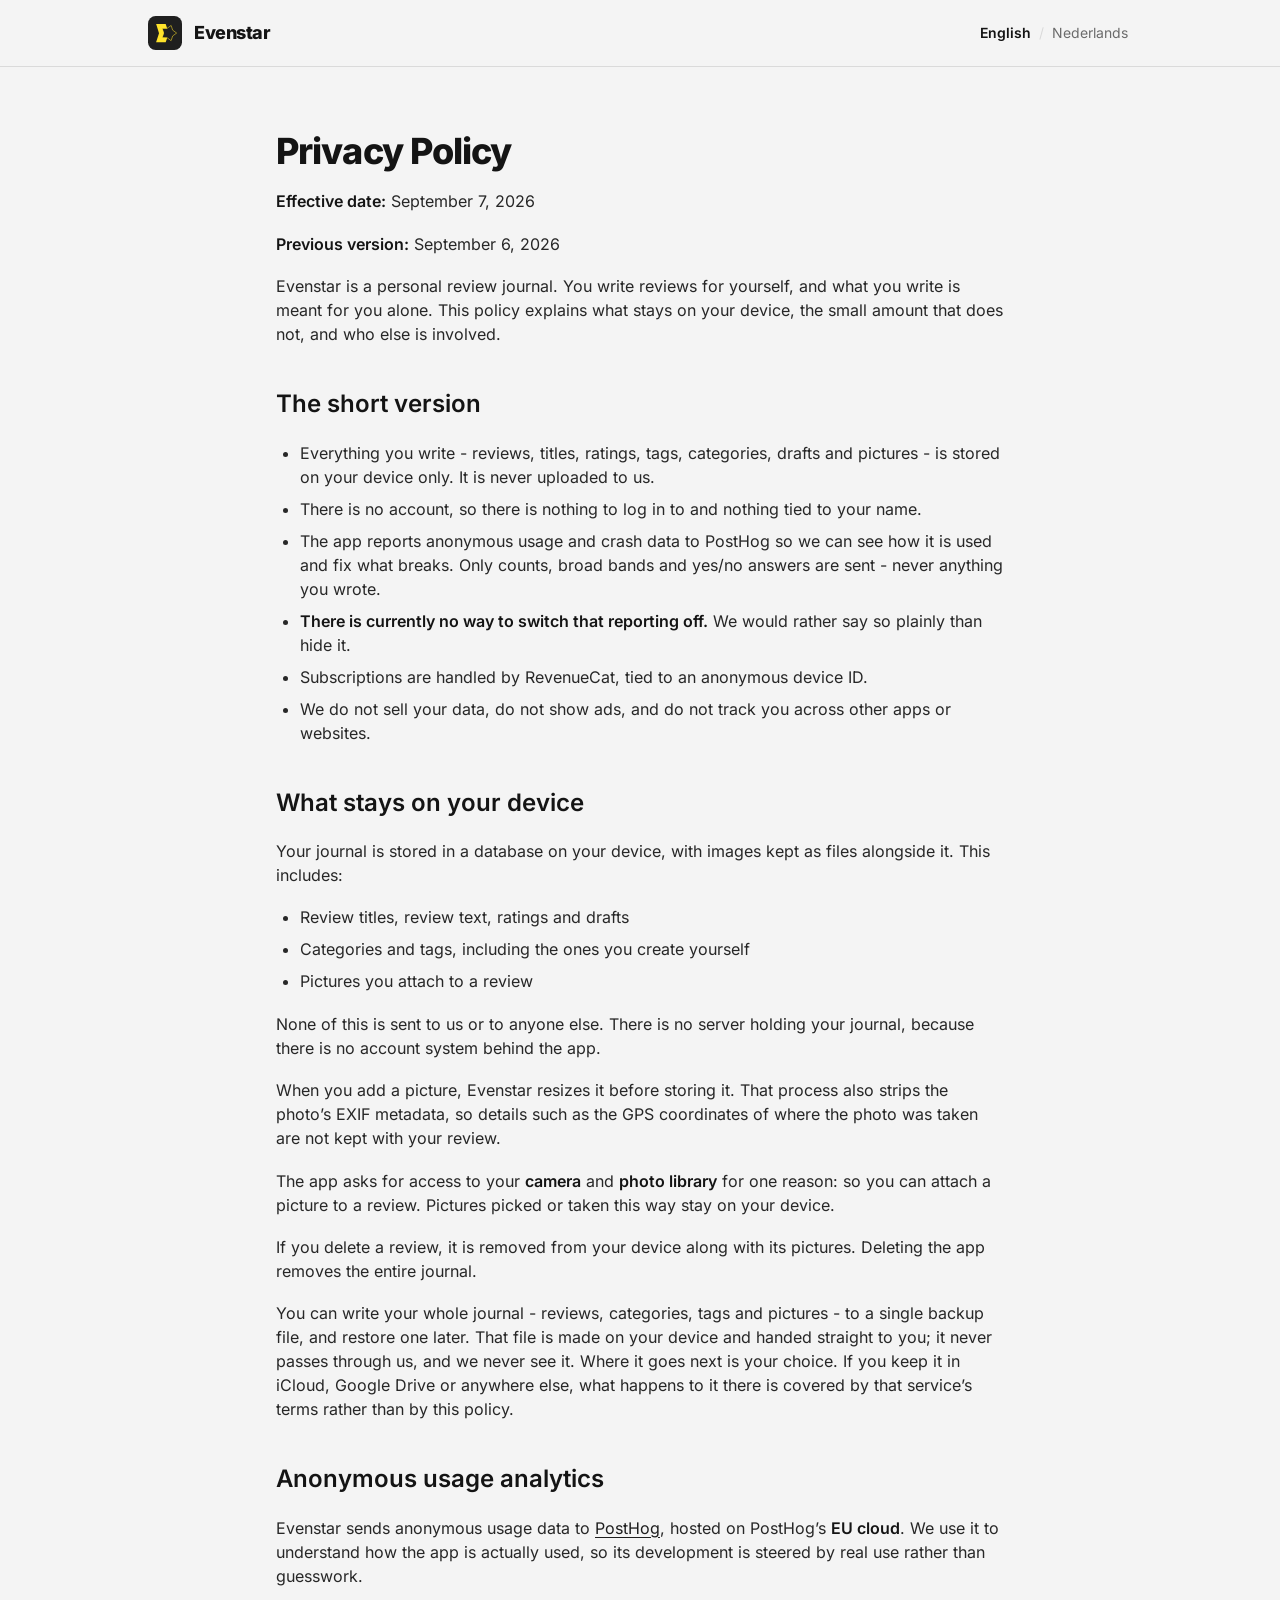
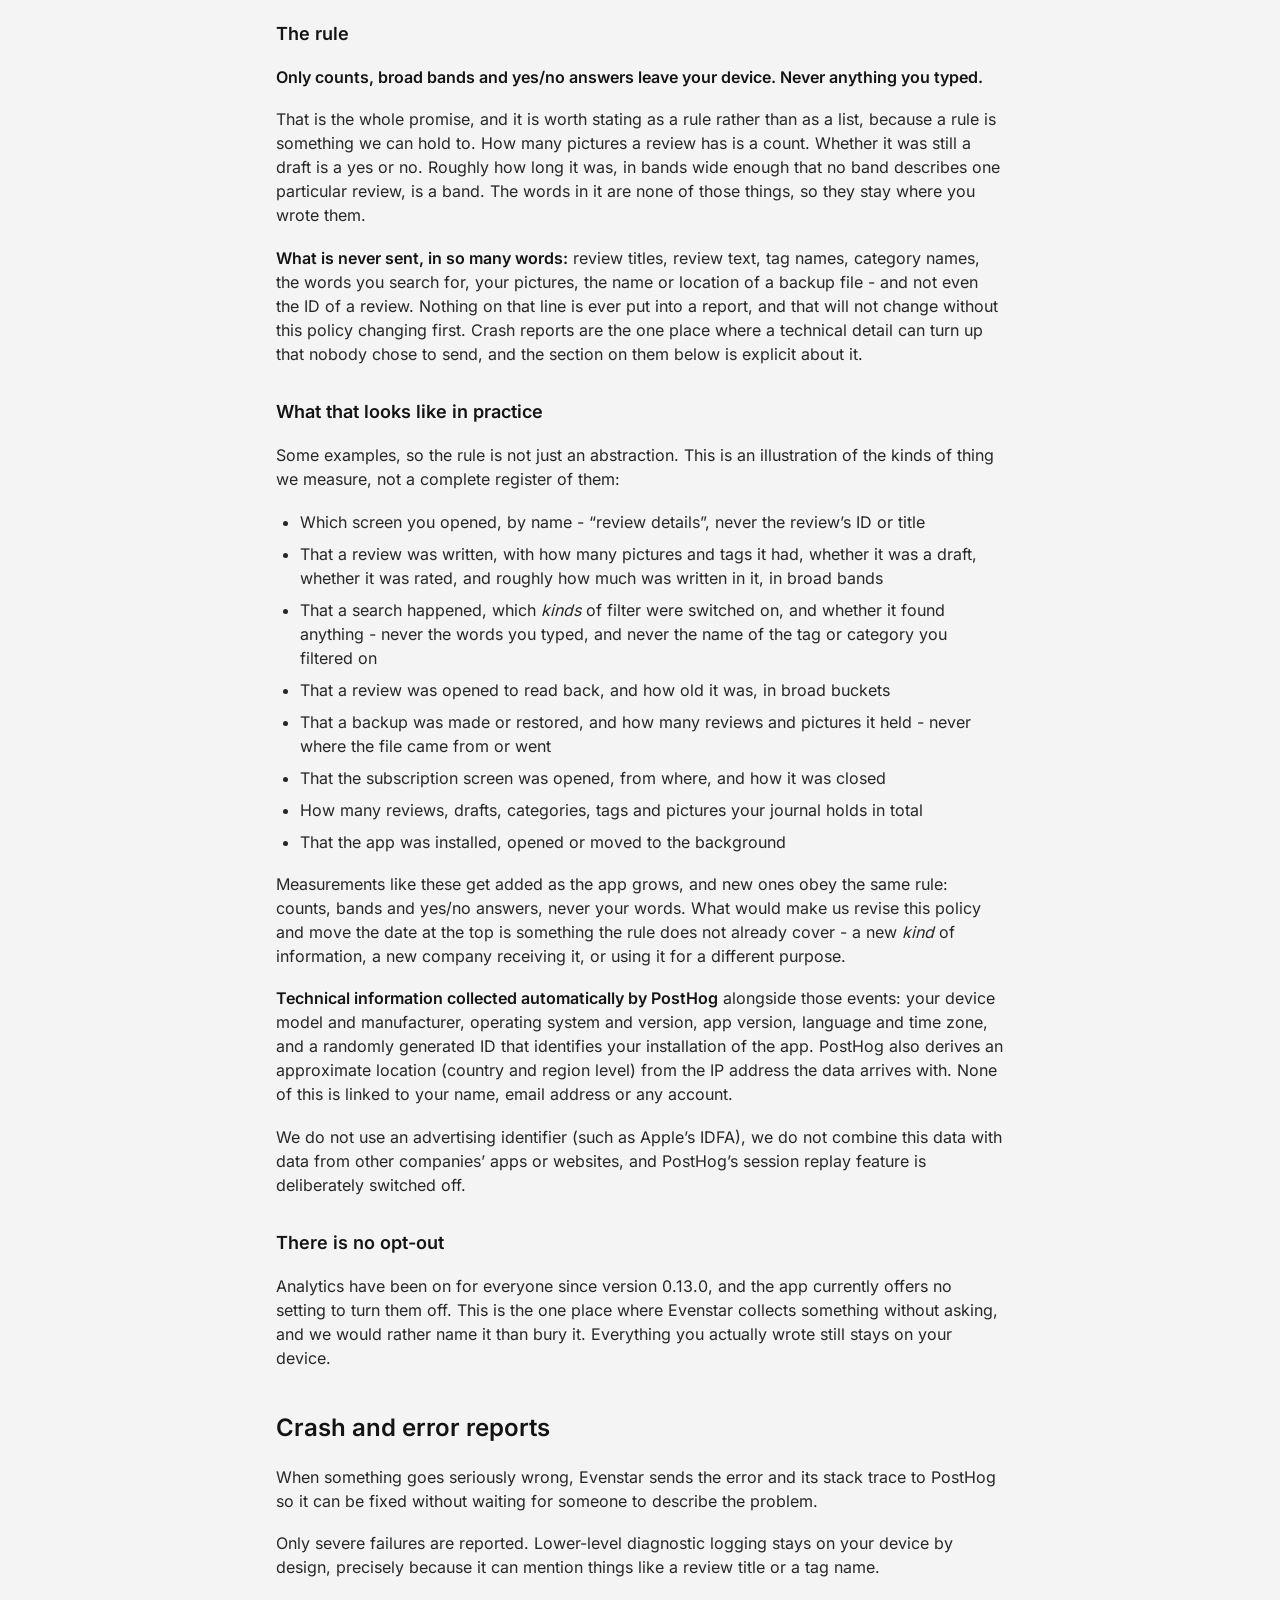
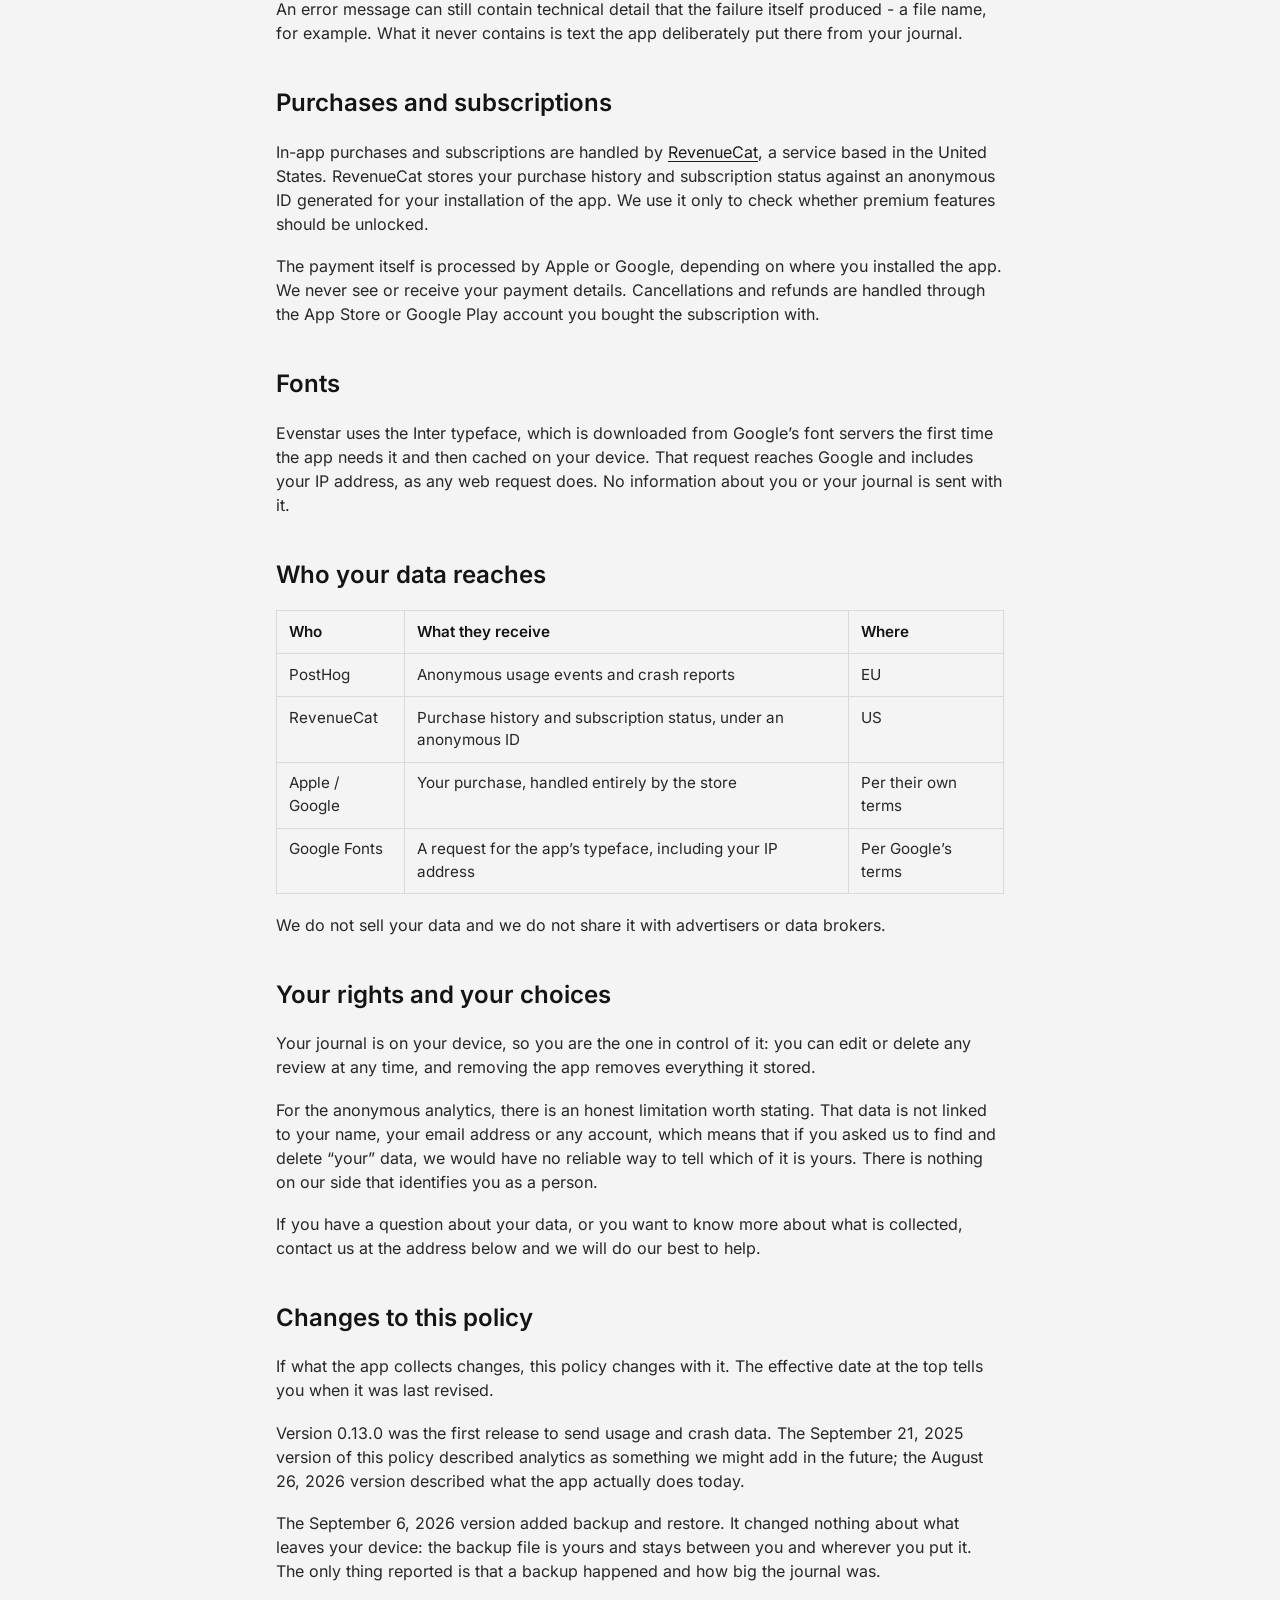
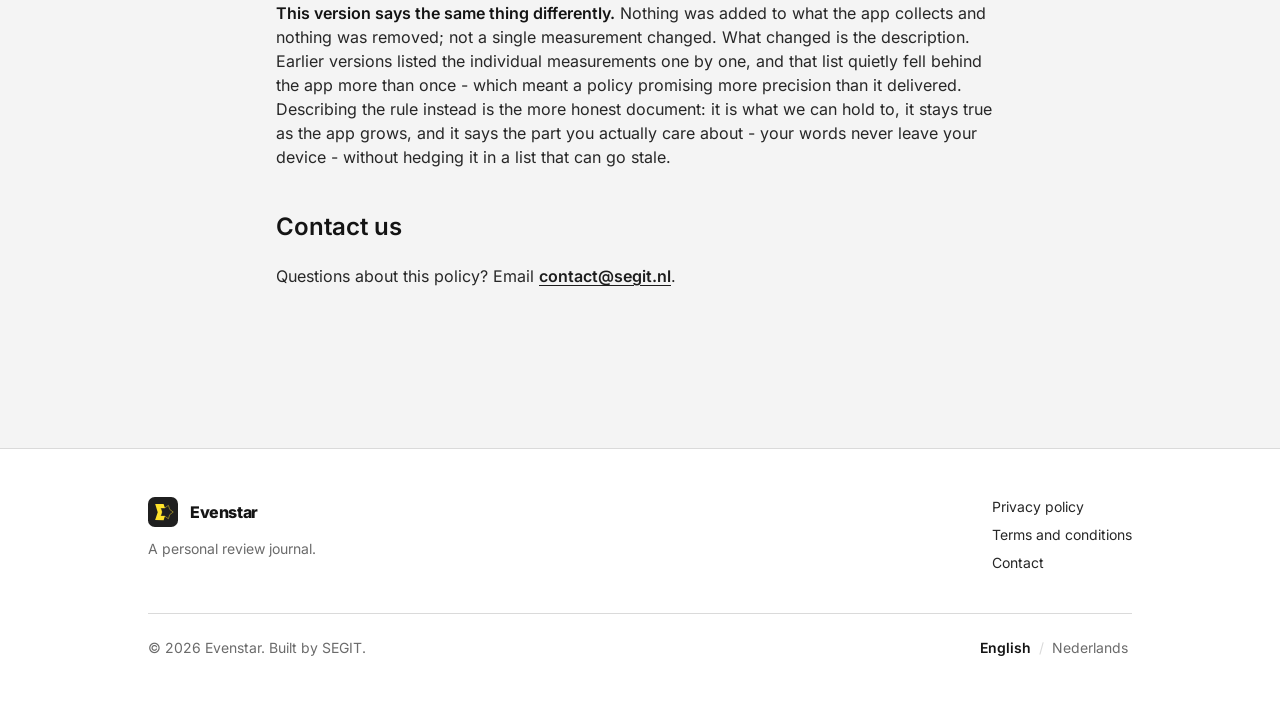
<file: privacy/index.html>
<!DOCTYPE html><html lang="en"><head><meta charset="utf-8"><meta name="viewport" content="width=device-width, initial-scale=1"><title>Privacy policy — Evenstar</title><meta name="description" content="What Evenstar stores on your device, the small amount that does not stay there, and who else is involved."><link rel="canonical" href="https://evenstarapp.com/privacy/"><link rel="alternate" hreflang="en" href="https://evenstarapp.com/privacy/"><link rel="alternate" hreflang="nl" href="https://evenstarapp.com/nl/privacy/"><link rel="alternate" hreflang="x-default" href="https://evenstarapp.com/privacy/"><link rel="icon" type="image/svg+xml" href="/favicon.svg"><link rel="apple-touch-icon" href="/apple-touch-icon.png"><link rel="manifest" href="/site.webmanifest"><meta name="theme-color" content="#f4f4f4"><meta property="og:type" content="website"><meta property="og:site_name" content="Evenstar"><meta property="og:title" content="Privacy policy — Evenstar"><meta property="og:description" content="What Evenstar stores on your device, the small amount that does not stay there, and who else is involved."><meta property="og:url" content="https://evenstarapp.com/privacy/"><meta property="og:image" content="https://evenstarapp.com/og-image.png"><meta property="og:image:width" content="1200"><meta property="og:image:height" content="630"><meta property="og:image:alt" content="Evenstar, a personal review journal for iOS and Android"><meta property="og:locale" content="en_US"><meta name="twitter:card" content="summary_large_image"><meta name="twitter:title" content="Privacy policy — Evenstar"><meta name="twitter:description" content="What Evenstar stores on your device, the small amount that does not stay there, and who else is involved."><meta name="twitter:image" content="https://evenstarapp.com/og-image.png"><link rel="sitemap" href="/sitemap-index.xml"><link rel="stylesheet" href="/_astro/config.BY_XVRsE.css"></head><body class="flex min-h-screen flex-col"><a href="#main" class="sr-only rounded-pill focus:not-sr-only focus:absolute focus:top-4 focus:left-4 focus:z-50 focus:bg-ink focus:px-5 focus:py-3 focus:text-on-ink">Skip to content</a><header class="border-b border-line bg-page/90 backdrop-blur"><div class="mx-auto flex max-w-5xl items-center justify-between gap-4 px-5 py-4"><a href="/" class="flex items-center gap-3 text-heading" aria-label="Evenstar — Home"><svg width="34" height="34" viewBox="0 0 256 256" fill="none" xmlns="http://www.w3.org/2000/svg" class aria-hidden="true" focusable="false"><rect width="256" height="256" rx="58" fill="#1F1F1F"></rect><path d="M174.485 72.5167L185.612 106.519L214.472 127.664L215.576 128.472L214.471 129.278L185.571 150.367L174.379 184.35L173.952 185.649L172.844 184.848L143.855 163.878L108.079 163.736L106.71 163.731L107.13 162.429L118.115 128.378L107.195 94.3095L106.777 93.0075L108.146 93.0046L143.922 92.9294L172.95 72.0165L174.061 71.2166L174.485 72.5167Z" stroke="#FFE32B" stroke-width="4"></path><path d="M133.317 197.465L60.838 197.206L82.9443 129.389L61.2827 60.0143L133.141 59.6603L144.464 94.0981L107.978 94.0939L119.301 128.532L108.187 162.625L144.551 163L133.317 197.465Z" fill="#FFE32B"></path></svg><span class="text-lg font-extrabold tracking-tight">Evenstar</span></a><nav class="flex items-center gap-1 text-sm" aria-label="Language"><span class="px-1 font-semibold text-heading" aria-current="true">English</span><span class="text-line" aria-hidden="true">/</span><a class="rounded px-1 text-muted underline-offset-4 hover:text-heading hover:underline" href="/nl/privacy/" hreflang="nl" lang="nl">Nederlands</a></nav></div></header><main id="main" class="flex-1"><div class="mx-auto w-full max-w-3xl px-5 py-12 sm:py-16"><article class="prose [&amp;&gt;h1]:text-3xl [&amp;&gt;h1]:font-extrabold [&amp;&gt;h1]:tracking-tight [&amp;&gt;h1]:text-heading sm:[&amp;&gt;h1]:text-4xl"><h1 id="privacy-policy">Privacy Policy</h1>
<p><strong>Effective date:</strong> September 7, 2026</p>
<p><strong>Previous version:</strong> September 6, 2026</p>
<p>Evenstar is a personal review journal. You write reviews for yourself, and what you
write is meant for you alone. This policy explains what stays on your device, the
small amount that does not, and who else is involved.</p>
<h2 id="the-short-version">The short version</h2>
<ul>
<li>Everything you write - reviews, titles, ratings, tags, categories, drafts and
pictures - is stored on your device only. It is never uploaded to us.</li>
<li>There is no account, so there is nothing to log in to and nothing tied to your name.</li>
<li>The app reports anonymous usage and crash data to PostHog so we can see how it is
used and fix what breaks. Only counts, broad bands and yes/no answers are sent -
never anything you wrote.</li>
<li><strong>There is currently no way to switch that reporting off.</strong> We would rather say so
plainly than hide it.</li>
<li>Subscriptions are handled by RevenueCat, tied to an anonymous device ID.</li>
<li>We do not sell your data, do not show ads, and do not track you across other apps or
websites.</li>
</ul>
<h2 id="what-stays-on-your-device">What stays on your device</h2>
<p>Your journal is stored in a database on your device, with images kept as files
alongside it. This includes:</p>
<ul>
<li>Review titles, review text, ratings and drafts</li>
<li>Categories and tags, including the ones you create yourself</li>
<li>Pictures you attach to a review</li>
</ul>
<p>None of this is sent to us or to anyone else. There is no server holding your journal,
because there is no account system behind the app.</p>
<p>When you add a picture, Evenstar resizes it before storing it. That process also
strips the photo’s EXIF metadata, so details such as the GPS coordinates of where the
photo was taken are not kept with your review.</p>
<p>The app asks for access to your <strong>camera</strong> and <strong>photo library</strong> for one reason: so you
can attach a picture to a review. Pictures picked or taken this way stay on your
device.</p>
<p>If you delete a review, it is removed from your device along with its pictures.
Deleting the app removes the entire journal.</p>
<p>You can write your whole journal - reviews, categories, tags and pictures - to a single
backup file, and restore one later. That file is made on your device and handed
straight to you; it never passes through us, and we never see it. Where it goes next is
your choice. If you keep it in iCloud, Google Drive or anywhere else, what happens to it
there is covered by that service’s terms rather than by this policy.</p>
<h2 id="anonymous-usage-analytics">Anonymous usage analytics</h2>
<p>Evenstar sends anonymous usage data to <a href="https://posthog.com">PostHog</a>, hosted on
PostHog’s <strong>EU cloud</strong>. We use it to understand how the app is actually used, so its
development is steered by real use rather than guesswork.</p>
<h3 id="the-rule">The rule</h3>
<p><strong>Only counts, broad bands and yes/no answers leave your device. Never anything you
typed.</strong></p>
<p>That is the whole promise, and it is worth stating as a rule rather than as a list,
because a rule is something we can hold to. How many pictures a review has is a
count. Whether it was still a draft is a yes or no. Roughly how long it was, in bands
wide enough that no band describes one particular review, is a band. The words in it
are none of those things, so they stay where you wrote them.</p>
<p><strong>What is never sent, in so many words:</strong> review titles, review text, tag names,
category names, the words you search for, your pictures, the name or location of a
backup file - and not even the ID of a review. Nothing on that line is ever put into
a report, and that will not change without this policy changing first. Crash reports
are the one place where a technical detail can turn up that nobody chose to send, and
the section on them below is explicit about it.</p>
<h3 id="what-that-looks-like-in-practice">What that looks like in practice</h3>
<p>Some examples, so the rule is not just an abstraction. This is an illustration of the
kinds of thing we measure, not a complete register of them:</p>
<ul>
<li>Which screen you opened, by name - “review details”, never the review’s ID or title</li>
<li>That a review was written, with how many pictures and tags it had, whether it was a
draft, whether it was rated, and roughly how much was written in it, in broad bands</li>
<li>That a search happened, which <em>kinds</em> of filter were switched on, and whether it
found anything - never the words you typed, and never the name of the tag or
category you filtered on</li>
<li>That a review was opened to read back, and how old it was, in broad buckets</li>
<li>That a backup was made or restored, and how many reviews and pictures it held -
never where the file came from or went</li>
<li>That the subscription screen was opened, from where, and how it was closed</li>
<li>How many reviews, drafts, categories, tags and pictures your journal holds in total</li>
<li>That the app was installed, opened or moved to the background</li>
</ul>
<p>Measurements like these get added as the app grows, and new ones obey the same rule:
counts, bands and yes/no answers, never your words. What would make us revise this
policy and move the date at the top is something the rule does not already cover - a
new <em>kind</em> of information, a new company receiving it, or using it for a different
purpose.</p>
<p><strong>Technical information collected automatically by PostHog</strong> alongside those events:
your device model and manufacturer, operating system and version, app version,
language and time zone, and a randomly generated ID that identifies your installation
of the app. PostHog also derives an approximate location (country and region level)
from the IP address the data arrives with. None of this is linked to your name, email
address or any account.</p>
<p>We do not use an advertising identifier (such as Apple’s IDFA), we do not combine this
data with data from other companies’ apps or websites, and PostHog’s session replay
feature is deliberately switched off.</p>
<h3 id="there-is-no-opt-out">There is no opt-out</h3>
<p>Analytics have been on for everyone since version 0.13.0, and the app currently offers
no setting to turn them off. This is the one place where Evenstar collects something
without asking, and we would rather name it than bury it. Everything you actually
wrote still stays on your device.</p>
<h2 id="crash-and-error-reports">Crash and error reports</h2>
<p>When something goes seriously wrong, Evenstar sends the error and its stack trace to
PostHog so it can be fixed without waiting for someone to describe the problem.</p>
<p>Only severe failures are reported. Lower-level diagnostic logging stays on your device
by design, precisely because it can mention things like a review title or a tag name.</p>
<p>An error message can still contain technical detail that the failure itself produced -
a file name, for example. What it never contains is text the app deliberately put
there from your journal.</p>
<h2 id="purchases-and-subscriptions">Purchases and subscriptions</h2>
<p>In-app purchases and subscriptions are handled by
<a href="https://www.revenuecat.com">RevenueCat</a>, a service based in the United States.
RevenueCat stores your purchase history and subscription status against an anonymous
ID generated for your installation of the app. We use it only to check whether premium
features should be unlocked.</p>
<p>The payment itself is processed by Apple or Google, depending on where you installed
the app. We never see or receive your payment details. Cancellations and refunds are
handled through the App Store or Google Play account you bought the subscription with.</p>
<h2 id="fonts">Fonts</h2>
<p>Evenstar uses the Inter typeface, which is downloaded from Google’s font servers the
first time the app needs it and then cached on your device. That request reaches
Google and includes your IP address, as any web request does. No information about you
or your journal is sent with it.</p>
<h2 id="who-your-data-reaches">Who your data reaches</h2>
<table>
<thead>
<tr>
<th>Who</th>
<th>What they receive</th>
<th>Where</th>
</tr>
</thead>
<tbody>
<tr>
<td>PostHog</td>
<td>Anonymous usage events and crash reports</td>
<td>EU</td>
</tr>
<tr>
<td>RevenueCat</td>
<td>Purchase history and subscription status, under an anonymous ID</td>
<td>US</td>
</tr>
<tr>
<td>Apple / Google</td>
<td>Your purchase, handled entirely by the store</td>
<td>Per their own terms</td>
</tr>
<tr>
<td>Google Fonts</td>
<td>A request for the app’s typeface, including your IP address</td>
<td>Per Google’s terms</td>
</tr>
</tbody>
</table>
<p>We do not sell your data and we do not share it with advertisers or data brokers.</p>
<h2 id="your-rights-and-your-choices">Your rights and your choices</h2>
<p>Your journal is on your device, so you are the one in control of it: you can edit or
delete any review at any time, and removing the app removes everything it stored.</p>
<p>For the anonymous analytics, there is an honest limitation worth stating. That data is
not linked to your name, your email address or any account, which means that if you
asked us to find and delete “your” data, we would have no reliable way to tell which
of it is yours. There is nothing on our side that identifies you as a person.</p>
<p>If you have a question about your data, or you want to know more about what is
collected, contact us at the address below and we will do our best to help.</p>
<h2 id="changes-to-this-policy">Changes to this policy</h2>
<p>If what the app collects changes, this policy changes with it. The effective date at
the top tells you when it was last revised.</p>
<p>Version 0.13.0 was the first release to send usage and crash data. The
September 21, 2025 version of this policy described analytics as something we might add
in the future; the August 26, 2026 version described what the app actually does today.</p>
<p>The September 6, 2026 version added backup and restore. It changed nothing about what
leaves your device: the backup file is yours and stays between you and wherever you put
it. The only thing reported is that a backup happened and how big the journal was.</p>
<p><strong>This version says the same thing differently.</strong> Nothing was added to what the app
collects and nothing was removed; not a single measurement changed. What changed is the
description. Earlier versions listed the individual measurements one by one, and that
list quietly fell behind the app more than once - which meant a policy promising more
precision than it delivered. Describing the rule instead is the more honest document:
it is what we can hold to, it stays true as the app grows, and it says the part you
actually care about - your words never leave your device - without hedging it in a list
that can go stale.</p>
<h2 id="contact-us">Contact us</h2>
<p>Questions about this policy? Email <strong><a href="mailto:contact@segit.nl">contact@segit.nl</a></strong>.</p>
</article></div></main><footer class="mt-24 border-t border-line bg-surface"><div class="mx-auto max-w-5xl px-5 py-12"><div class="flex flex-col gap-8 sm:flex-row sm:items-start sm:justify-between"><div><div class="flex items-center gap-3"><svg width="30" height="30" viewBox="0 0 256 256" fill="none" xmlns="http://www.w3.org/2000/svg" class aria-hidden="true" focusable="false"><rect width="256" height="256" rx="58" fill="#1F1F1F"></rect><path d="M174.485 72.5167L185.612 106.519L214.472 127.664L215.576 128.472L214.471 129.278L185.571 150.367L174.379 184.35L173.952 185.649L172.844 184.848L143.855 163.878L108.079 163.736L106.71 163.731L107.13 162.429L118.115 128.378L107.195 94.3095L106.777 93.0075L108.146 93.0046L143.922 92.9294L172.95 72.0165L174.061 71.2166L174.485 72.5167Z" stroke="#FFE32B" stroke-width="4"></path><path d="M133.317 197.465L60.838 197.206L82.9443 129.389L61.2827 60.0143L133.141 59.6603L144.464 94.0981L107.978 94.0939L119.301 128.532L108.187 162.625L144.551 163L133.317 197.465Z" fill="#FFE32B"></path></svg><span class="text-base font-extrabold tracking-tight text-heading">Evenstar</span></div><p class="mt-3 max-w-xs text-sm text-muted">A personal review journal.</p></div><nav class="flex flex-col gap-2 text-sm" aria-label="Privacy policy"><a class="text-body underline-offset-4 hover:underline" href="/privacy/">Privacy policy</a><a class="text-body underline-offset-4 hover:underline" href="/terms/">Terms and conditions</a><a class="text-body underline-offset-4 hover:underline" href="mailto:contact@segit.nl">Contact</a></nav></div><div class="mt-10 flex flex-col gap-4 border-t border-line pt-6 text-sm text-muted sm:flex-row sm:items-center sm:justify-between"><p>&copy; 2026 Evenstar. Built by SEGIT.</p><nav class="flex items-center gap-1 text-sm" aria-label="Language"><span class="px-1 font-semibold text-heading" aria-current="true">English</span><span class="text-line" aria-hidden="true">/</span><a class="rounded px-1 text-muted underline-offset-4 hover:text-heading hover:underline" href="/nl/privacy/" hreflang="nl" lang="nl">Nederlands</a></nav></div></div></footer></body></html>
</file>
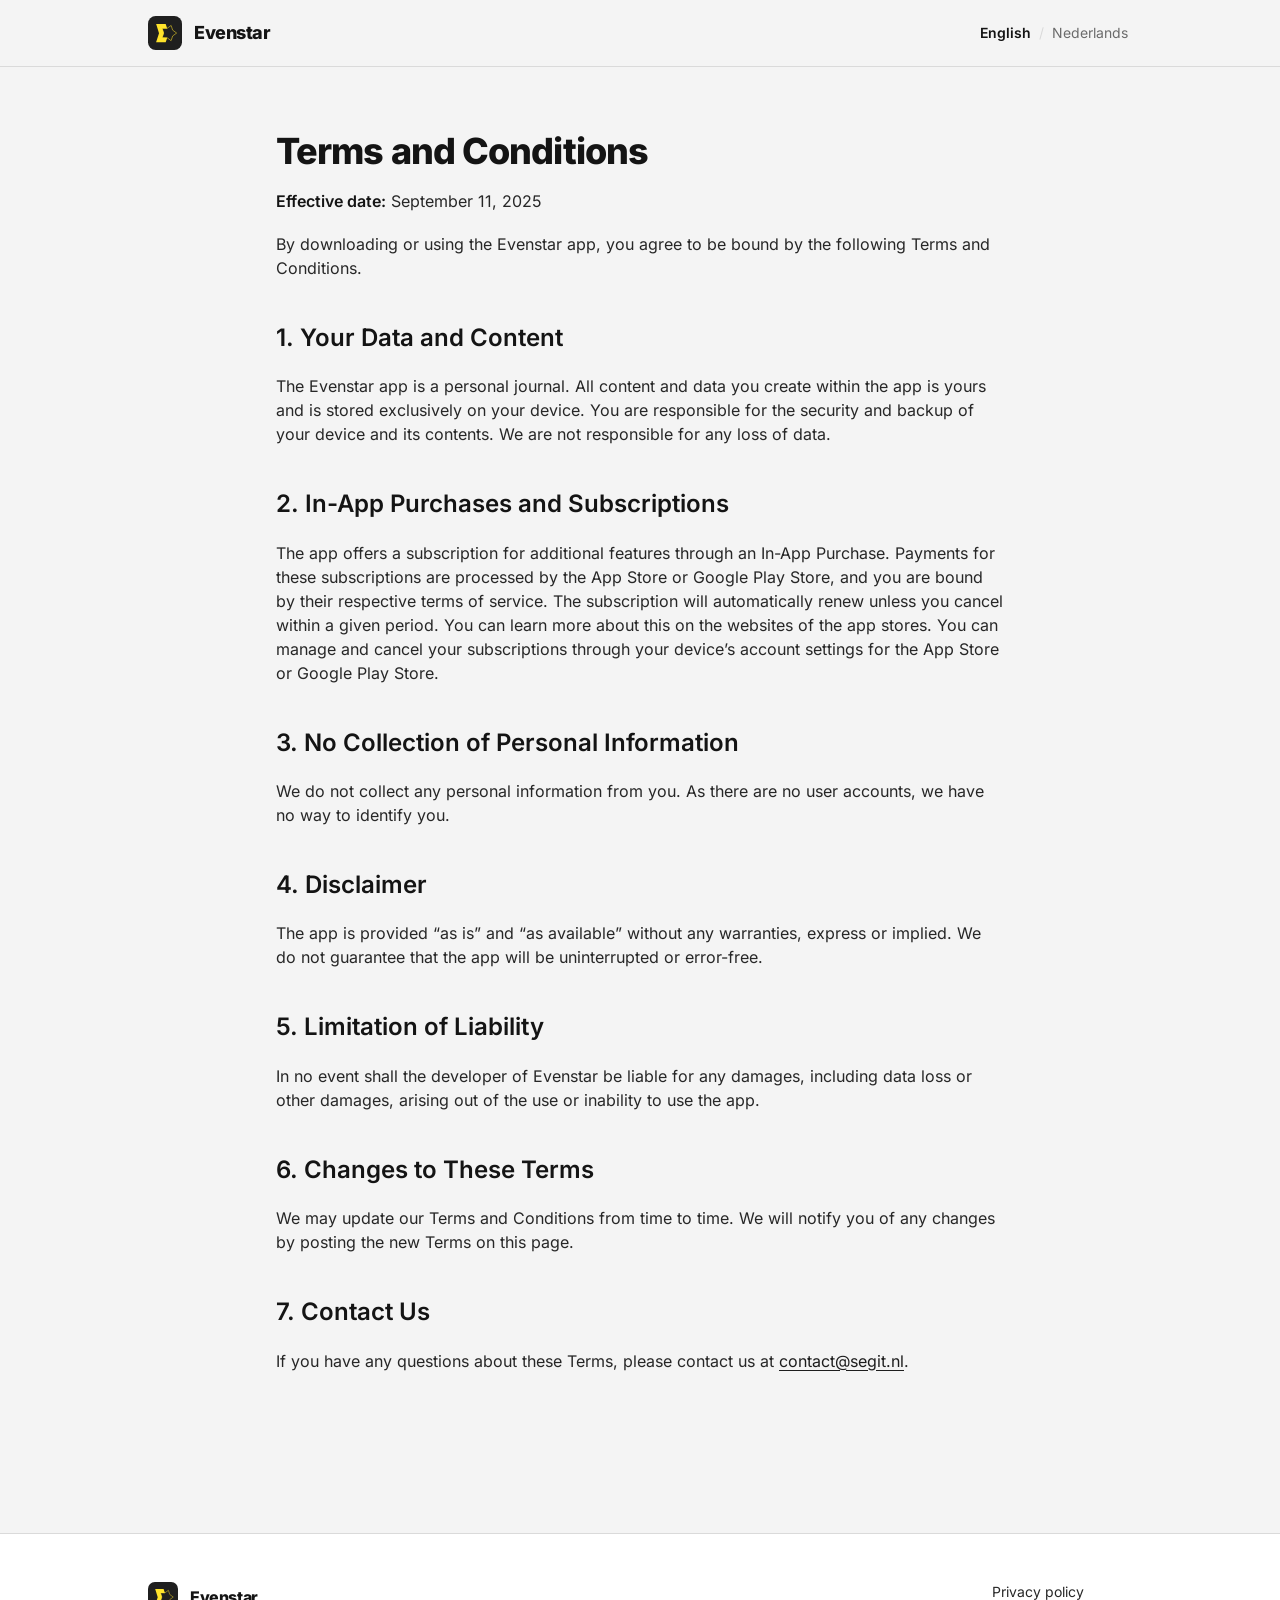
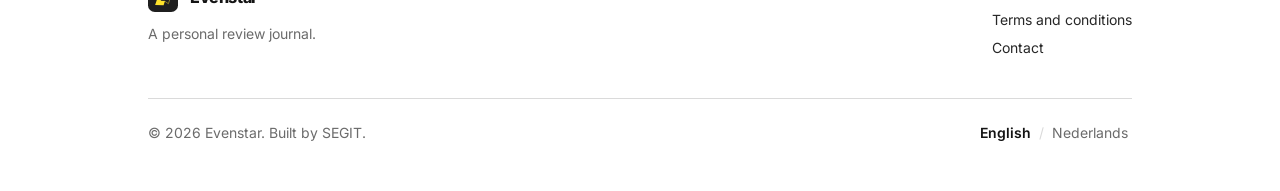
<file: terms/index.html>
<!DOCTYPE html><html lang="en"><head><meta charset="utf-8"><meta name="viewport" content="width=device-width, initial-scale=1"><title>Terms and conditions — Evenstar</title><meta name="description" content="The terms you agree to by downloading or using the Evenstar app."><link rel="canonical" href="https://evenstarapp.com/terms/"><link rel="alternate" hreflang="en" href="https://evenstarapp.com/terms/"><link rel="alternate" hreflang="nl" href="https://evenstarapp.com/nl/voorwaarden/"><link rel="alternate" hreflang="x-default" href="https://evenstarapp.com/terms/"><link rel="icon" type="image/svg+xml" href="/favicon.svg"><link rel="apple-touch-icon" href="/apple-touch-icon.png"><link rel="manifest" href="/site.webmanifest"><meta name="theme-color" content="#f4f4f4"><meta property="og:type" content="website"><meta property="og:site_name" content="Evenstar"><meta property="og:title" content="Terms and conditions — Evenstar"><meta property="og:description" content="The terms you agree to by downloading or using the Evenstar app."><meta property="og:url" content="https://evenstarapp.com/terms/"><meta property="og:image" content="https://evenstarapp.com/og-image.png"><meta property="og:image:width" content="1200"><meta property="og:image:height" content="630"><meta property="og:image:alt" content="Evenstar, a personal review journal for iOS and Android"><meta property="og:locale" content="en_US"><meta name="twitter:card" content="summary_large_image"><meta name="twitter:title" content="Terms and conditions — Evenstar"><meta name="twitter:description" content="The terms you agree to by downloading or using the Evenstar app."><meta name="twitter:image" content="https://evenstarapp.com/og-image.png"><link rel="sitemap" href="/sitemap-index.xml"><link rel="stylesheet" href="/_astro/config.BY_XVRsE.css"></head><body class="flex min-h-screen flex-col"><a href="#main" class="sr-only rounded-pill focus:not-sr-only focus:absolute focus:top-4 focus:left-4 focus:z-50 focus:bg-ink focus:px-5 focus:py-3 focus:text-on-ink">Skip to content</a><header class="border-b border-line bg-page/90 backdrop-blur"><div class="mx-auto flex max-w-5xl items-center justify-between gap-4 px-5 py-4"><a href="/" class="flex items-center gap-3 text-heading" aria-label="Evenstar — Home"><svg width="34" height="34" viewBox="0 0 256 256" fill="none" xmlns="http://www.w3.org/2000/svg" class aria-hidden="true" focusable="false"><rect width="256" height="256" rx="58" fill="#1F1F1F"></rect><path d="M174.485 72.5167L185.612 106.519L214.472 127.664L215.576 128.472L214.471 129.278L185.571 150.367L174.379 184.35L173.952 185.649L172.844 184.848L143.855 163.878L108.079 163.736L106.71 163.731L107.13 162.429L118.115 128.378L107.195 94.3095L106.777 93.0075L108.146 93.0046L143.922 92.9294L172.95 72.0165L174.061 71.2166L174.485 72.5167Z" stroke="#FFE32B" stroke-width="4"></path><path d="M133.317 197.465L60.838 197.206L82.9443 129.389L61.2827 60.0143L133.141 59.6603L144.464 94.0981L107.978 94.0939L119.301 128.532L108.187 162.625L144.551 163L133.317 197.465Z" fill="#FFE32B"></path></svg><span class="text-lg font-extrabold tracking-tight">Evenstar</span></a><nav class="flex items-center gap-1 text-sm" aria-label="Language"><span class="px-1 font-semibold text-heading" aria-current="true">English</span><span class="text-line" aria-hidden="true">/</span><a class="rounded px-1 text-muted underline-offset-4 hover:text-heading hover:underline" href="/nl/voorwaarden/" hreflang="nl" lang="nl">Nederlands</a></nav></div></header><main id="main" class="flex-1"><div class="mx-auto w-full max-w-3xl px-5 py-12 sm:py-16"><article class="prose [&amp;&gt;h1]:text-3xl [&amp;&gt;h1]:font-extrabold [&amp;&gt;h1]:tracking-tight [&amp;&gt;h1]:text-heading sm:[&amp;&gt;h1]:text-4xl"><h1 id="terms-and-conditions">Terms and Conditions</h1>
<p><strong>Effective date:</strong> September 11, 2025</p>
<p>By downloading or using the Evenstar app, you agree to be bound by the following Terms
and Conditions.</p>
<h2 id="1-your-data-and-content">1. Your Data and Content</h2>
<p>The Evenstar app is a personal journal. All content and data you create within the app
is yours and is stored exclusively on your device. You are responsible for the security
and backup of your device and its contents. We are not responsible for any loss of data.</p>
<h2 id="2-in-app-purchases-and-subscriptions">2. In-App Purchases and Subscriptions</h2>
<p>The app offers a subscription for additional features through an In-App Purchase.
Payments for these subscriptions are processed by the App Store or Google Play Store,
and you are bound by their respective terms of service. The subscription will
automatically renew unless you cancel within a given period. You can learn more about
this on the websites of the app stores. You can manage and cancel your subscriptions
through your device’s account settings for the App Store or Google Play Store.</p>
<h2 id="3-no-collection-of-personal-information">3. No Collection of Personal Information</h2>
<p>We do not collect any personal information from you. As there are no user accounts, we
have no way to identify you.</p>
<h2 id="4-disclaimer">4. Disclaimer</h2>
<p>The app is provided “as is” and “as available” without any warranties, express or
implied. We do not guarantee that the app will be uninterrupted or error-free.</p>
<h2 id="5-limitation-of-liability">5. Limitation of Liability</h2>
<p>In no event shall the developer of Evenstar be liable for any damages, including data
loss or other damages, arising out of the use or inability to use the app.</p>
<h2 id="6-changes-to-these-terms">6. Changes to These Terms</h2>
<p>We may update our Terms and Conditions from time to time. We will notify you of any
changes by posting the new Terms on this page.</p>
<h2 id="7-contact-us">7. Contact Us</h2>
<p>If you have any questions about these Terms, please contact us at
<a href="mailto:contact@segit.nl">contact@segit.nl</a>.</p>
</article></div></main><footer class="mt-24 border-t border-line bg-surface"><div class="mx-auto max-w-5xl px-5 py-12"><div class="flex flex-col gap-8 sm:flex-row sm:items-start sm:justify-between"><div><div class="flex items-center gap-3"><svg width="30" height="30" viewBox="0 0 256 256" fill="none" xmlns="http://www.w3.org/2000/svg" class aria-hidden="true" focusable="false"><rect width="256" height="256" rx="58" fill="#1F1F1F"></rect><path d="M174.485 72.5167L185.612 106.519L214.472 127.664L215.576 128.472L214.471 129.278L185.571 150.367L174.379 184.35L173.952 185.649L172.844 184.848L143.855 163.878L108.079 163.736L106.71 163.731L107.13 162.429L118.115 128.378L107.195 94.3095L106.777 93.0075L108.146 93.0046L143.922 92.9294L172.95 72.0165L174.061 71.2166L174.485 72.5167Z" stroke="#FFE32B" stroke-width="4"></path><path d="M133.317 197.465L60.838 197.206L82.9443 129.389L61.2827 60.0143L133.141 59.6603L144.464 94.0981L107.978 94.0939L119.301 128.532L108.187 162.625L144.551 163L133.317 197.465Z" fill="#FFE32B"></path></svg><span class="text-base font-extrabold tracking-tight text-heading">Evenstar</span></div><p class="mt-3 max-w-xs text-sm text-muted">A personal review journal.</p></div><nav class="flex flex-col gap-2 text-sm" aria-label="Privacy policy"><a class="text-body underline-offset-4 hover:underline" href="/privacy/">Privacy policy</a><a class="text-body underline-offset-4 hover:underline" href="/terms/">Terms and conditions</a><a class="text-body underline-offset-4 hover:underline" href="mailto:contact@segit.nl">Contact</a></nav></div><div class="mt-10 flex flex-col gap-4 border-t border-line pt-6 text-sm text-muted sm:flex-row sm:items-center sm:justify-between"><p>&copy; 2026 Evenstar. Built by SEGIT.</p><nav class="flex items-center gap-1 text-sm" aria-label="Language"><span class="px-1 font-semibold text-heading" aria-current="true">English</span><span class="text-line" aria-hidden="true">/</span><a class="rounded px-1 text-muted underline-offset-4 hover:text-heading hover:underline" href="/nl/voorwaarden/" hreflang="nl" lang="nl">Nederlands</a></nav></div></div></footer></body></html>
</file>
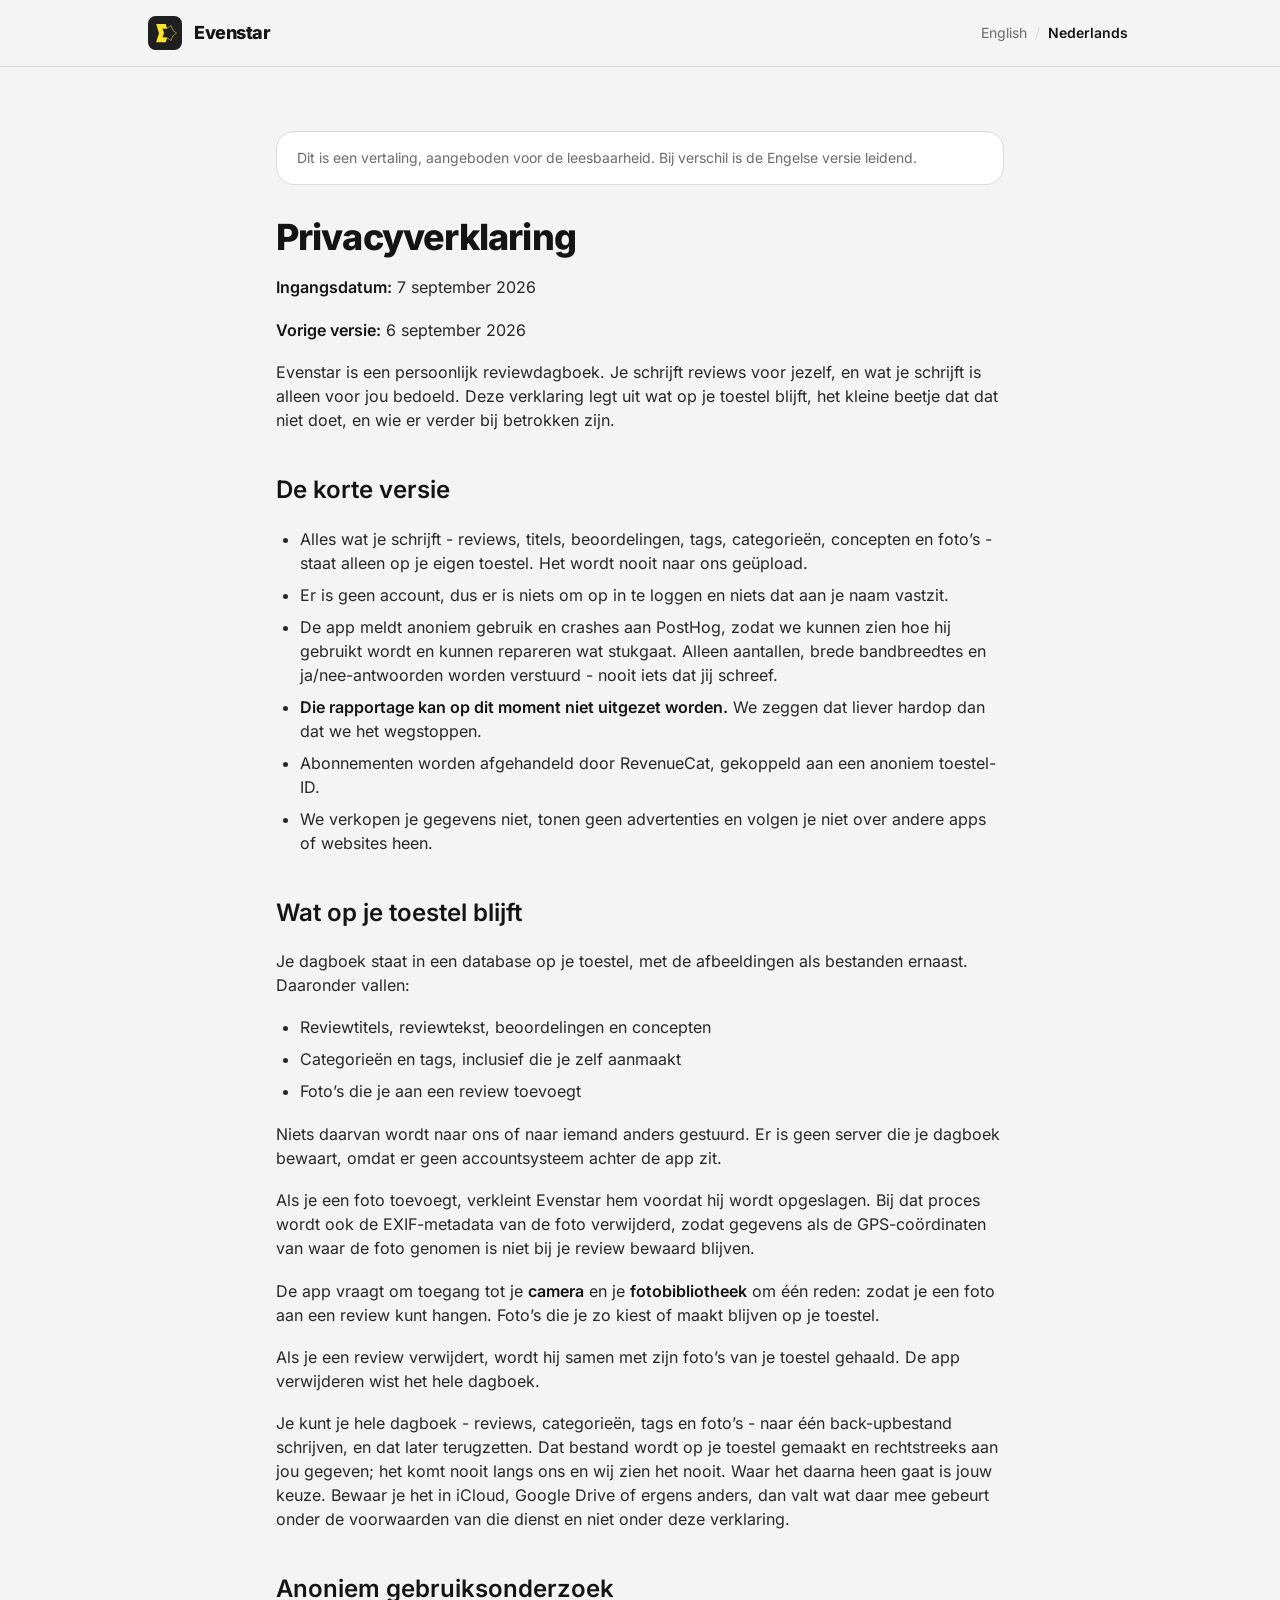
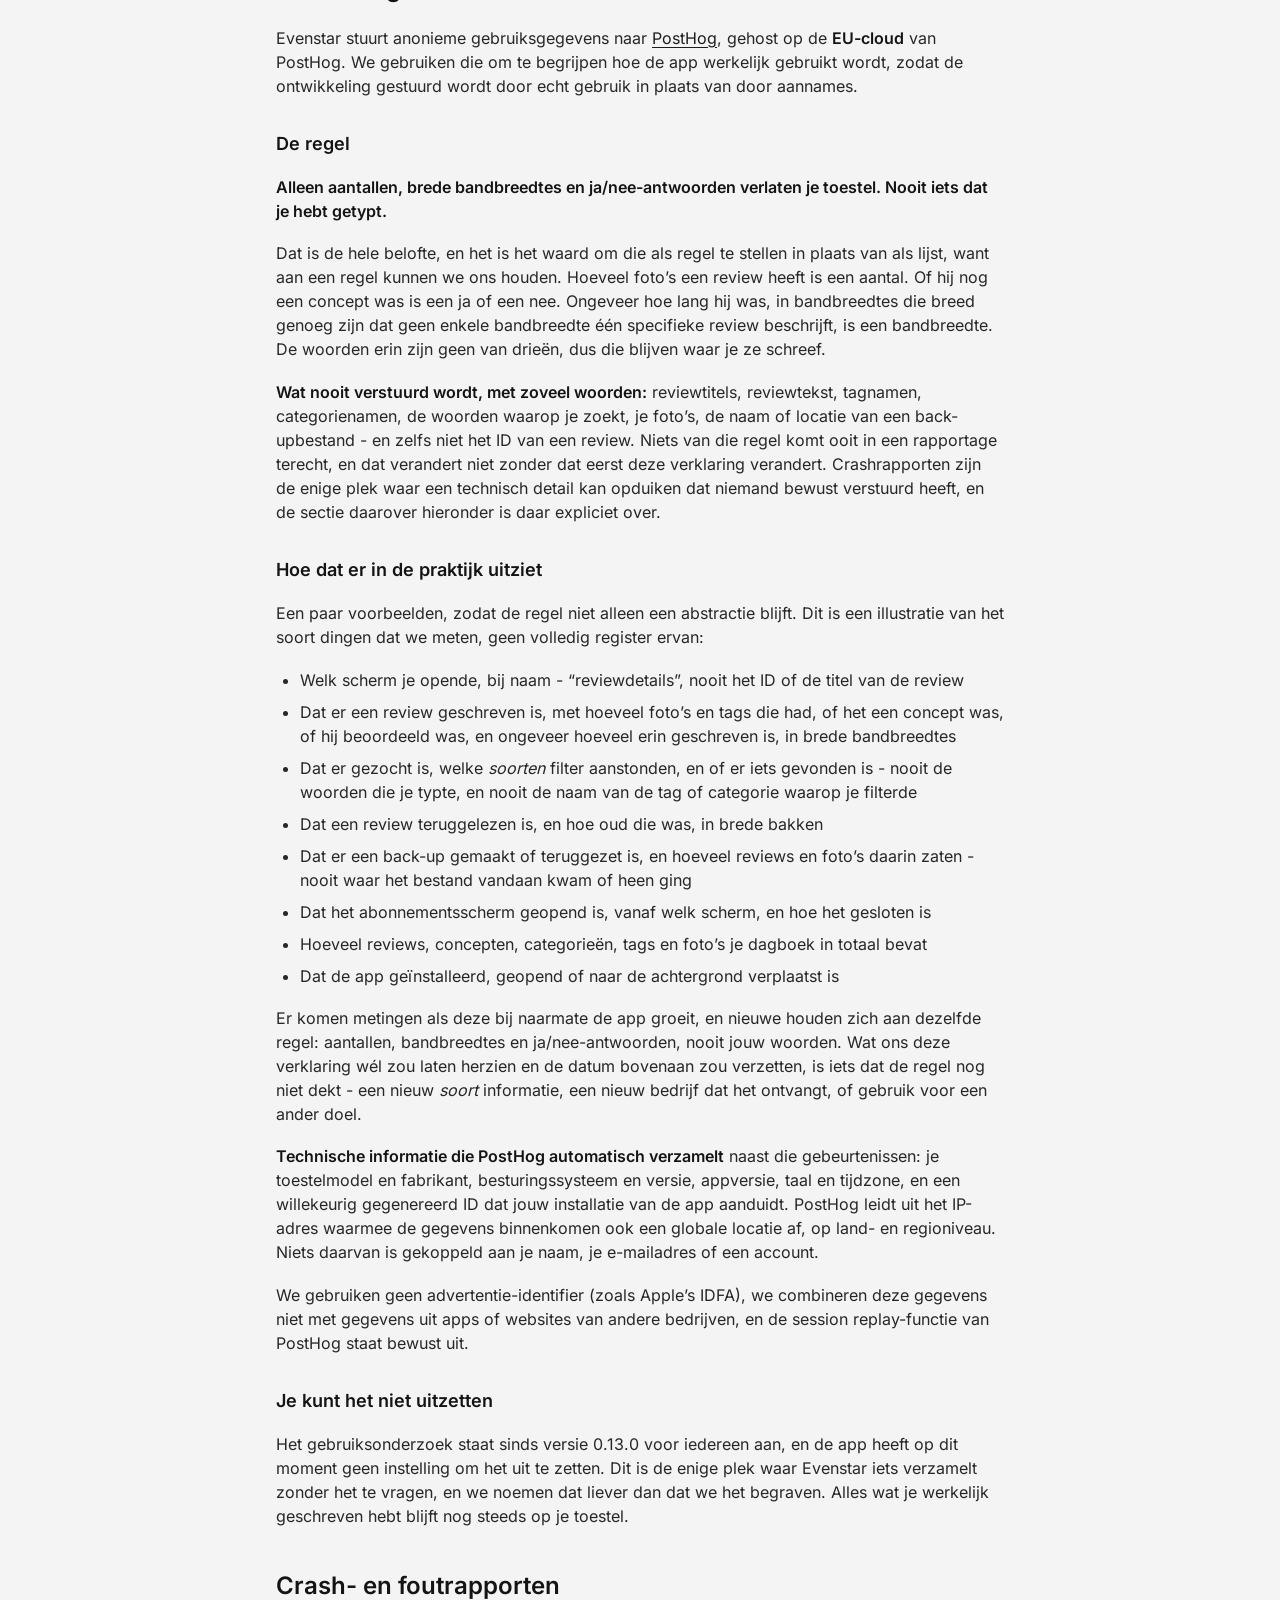
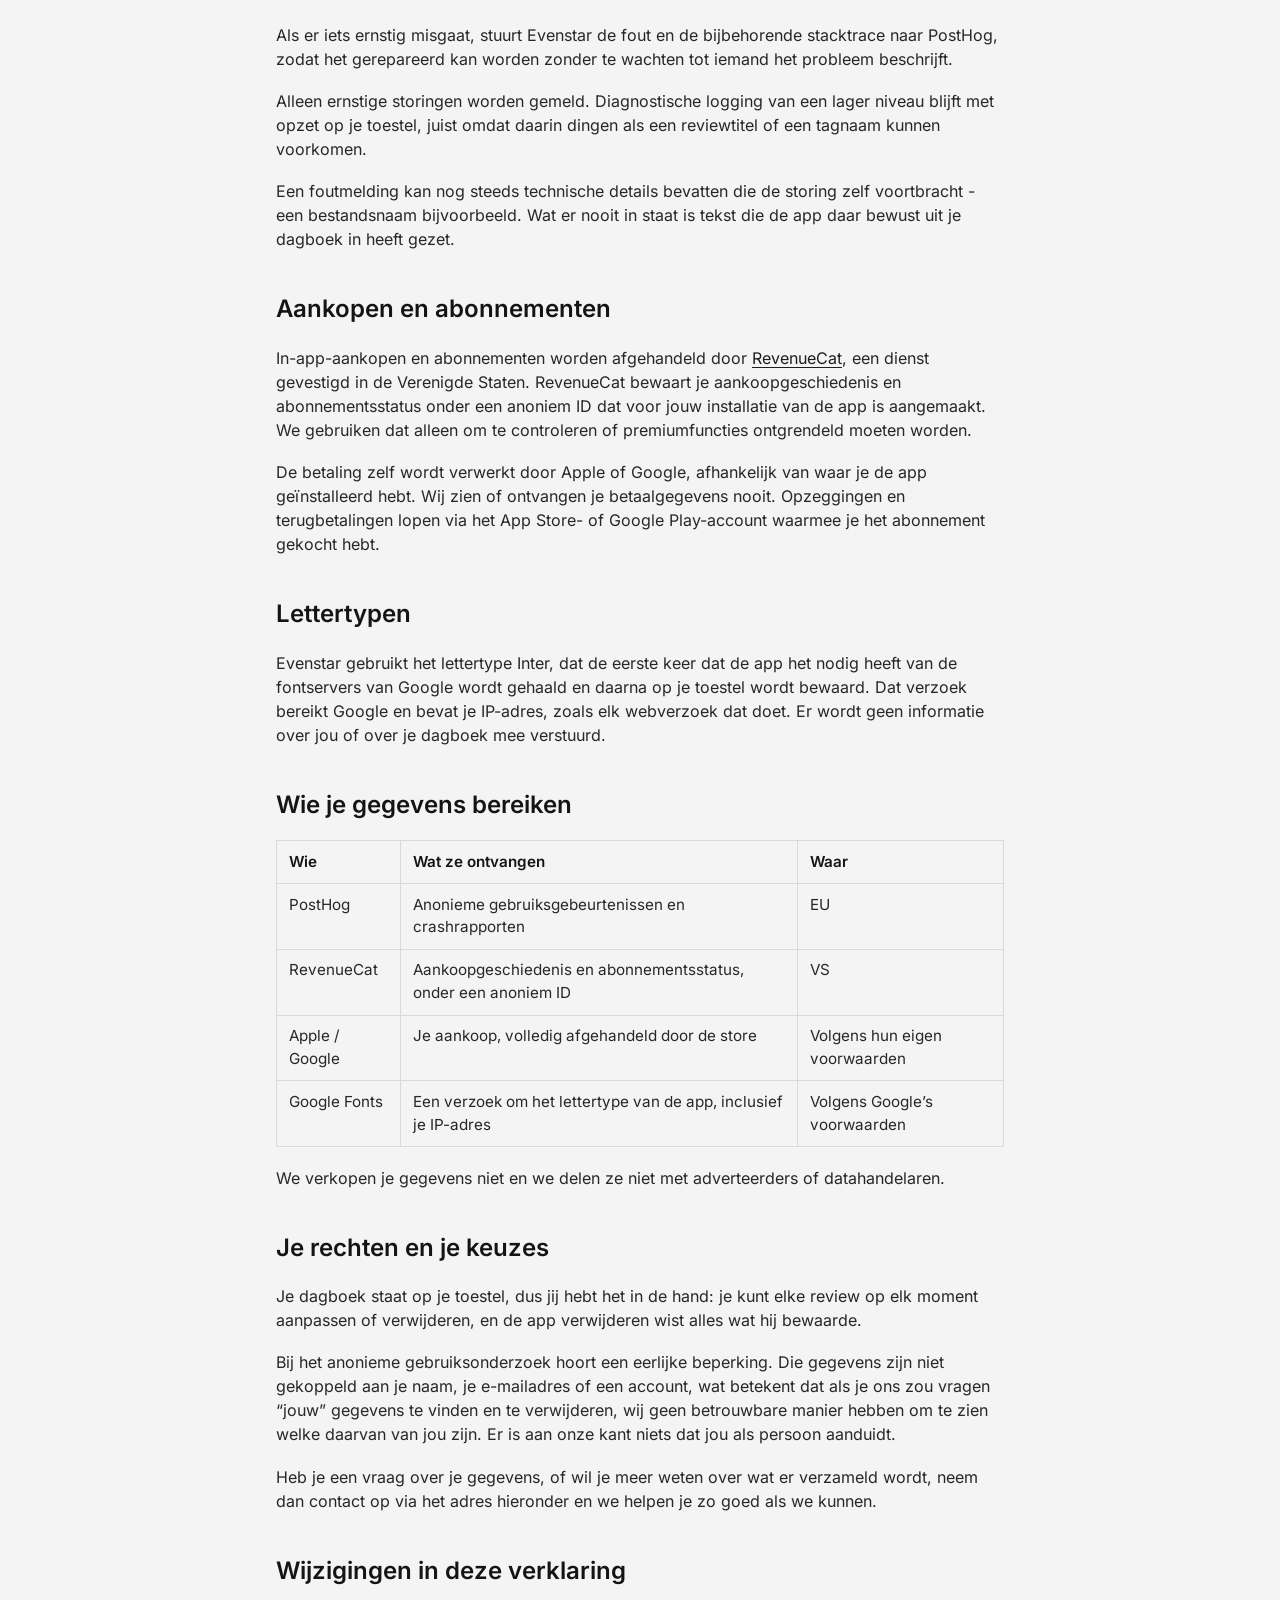
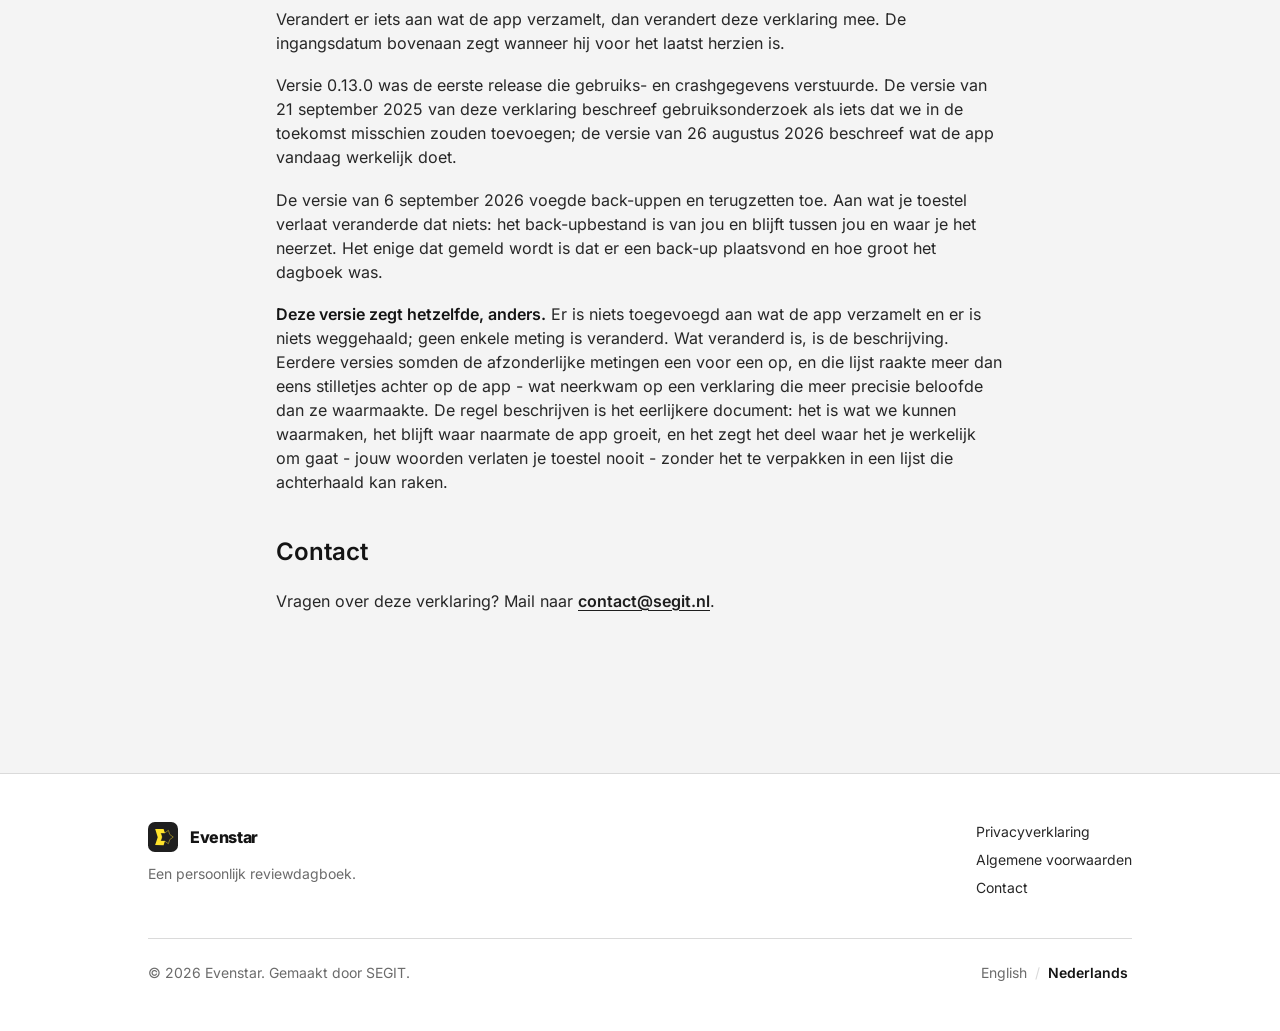
<file: nl/privacy/index.html>
<!DOCTYPE html><html lang="nl"><head><meta charset="utf-8"><meta name="viewport" content="width=device-width, initial-scale=1"><title>Privacyverklaring — Evenstar</title><meta name="description" content="Wat Evenstar op je toestel bewaart, het kleine beetje dat daar niet blijft, en wie er verder bij betrokken zijn."><link rel="canonical" href="https://evenstarapp.com/nl/privacy/"><link rel="alternate" hreflang="en" href="https://evenstarapp.com/privacy/"><link rel="alternate" hreflang="nl" href="https://evenstarapp.com/nl/privacy/"><link rel="alternate" hreflang="x-default" href="https://evenstarapp.com/privacy/"><link rel="icon" type="image/svg+xml" href="/favicon.svg"><link rel="apple-touch-icon" href="/apple-touch-icon.png"><link rel="manifest" href="/site.webmanifest"><meta name="theme-color" content="#f4f4f4"><meta property="og:type" content="website"><meta property="og:site_name" content="Evenstar"><meta property="og:title" content="Privacyverklaring — Evenstar"><meta property="og:description" content="Wat Evenstar op je toestel bewaart, het kleine beetje dat daar niet blijft, en wie er verder bij betrokken zijn."><meta property="og:url" content="https://evenstarapp.com/nl/privacy/"><meta property="og:image" content="https://evenstarapp.com/og-image.png"><meta property="og:image:width" content="1200"><meta property="og:image:height" content="630"><meta property="og:image:alt" content="Evenstar, een persoonlijk reviewdagboek voor iOS en Android"><meta property="og:locale" content="nl_NL"><meta name="twitter:card" content="summary_large_image"><meta name="twitter:title" content="Privacyverklaring — Evenstar"><meta name="twitter:description" content="Wat Evenstar op je toestel bewaart, het kleine beetje dat daar niet blijft, en wie er verder bij betrokken zijn."><meta name="twitter:image" content="https://evenstarapp.com/og-image.png"><link rel="sitemap" href="/sitemap-index.xml"><link rel="stylesheet" href="/_astro/config.BY_XVRsE.css"></head><body class="flex min-h-screen flex-col"><a href="#main" class="sr-only rounded-pill focus:not-sr-only focus:absolute focus:top-4 focus:left-4 focus:z-50 focus:bg-ink focus:px-5 focus:py-3 focus:text-on-ink">Naar de inhoud</a><header class="border-b border-line bg-page/90 backdrop-blur"><div class="mx-auto flex max-w-5xl items-center justify-between gap-4 px-5 py-4"><a href="/nl/" class="flex items-center gap-3 text-heading" aria-label="Evenstar — Home"><svg width="34" height="34" viewBox="0 0 256 256" fill="none" xmlns="http://www.w3.org/2000/svg" class aria-hidden="true" focusable="false"><rect width="256" height="256" rx="58" fill="#1F1F1F"></rect><path d="M174.485 72.5167L185.612 106.519L214.472 127.664L215.576 128.472L214.471 129.278L185.571 150.367L174.379 184.35L173.952 185.649L172.844 184.848L143.855 163.878L108.079 163.736L106.71 163.731L107.13 162.429L118.115 128.378L107.195 94.3095L106.777 93.0075L108.146 93.0046L143.922 92.9294L172.95 72.0165L174.061 71.2166L174.485 72.5167Z" stroke="#FFE32B" stroke-width="4"></path><path d="M133.317 197.465L60.838 197.206L82.9443 129.389L61.2827 60.0143L133.141 59.6603L144.464 94.0981L107.978 94.0939L119.301 128.532L108.187 162.625L144.551 163L133.317 197.465Z" fill="#FFE32B"></path></svg><span class="text-lg font-extrabold tracking-tight">Evenstar</span></a><nav class="flex items-center gap-1 text-sm" aria-label="Language"><a class="rounded px-1 text-muted underline-offset-4 hover:text-heading hover:underline" href="/privacy/" hreflang="en" lang="en">English</a><span class="text-line" aria-hidden="true">/</span><span class="px-1 font-semibold text-heading" aria-current="true">Nederlands</span></nav></div></header><main id="main" class="flex-1"><div class="mx-auto w-full max-w-3xl px-5 py-12 sm:py-16"><p class="mb-8 rounded-card border border-line bg-surface px-5 py-4 text-sm text-muted">Dit is een vertaling, aangeboden voor de leesbaarheid. Bij verschil is de Engelse versie leidend.</p><article class="prose [&amp;&gt;h1]:text-3xl [&amp;&gt;h1]:font-extrabold [&amp;&gt;h1]:tracking-tight [&amp;&gt;h1]:text-heading sm:[&amp;&gt;h1]:text-4xl"><h1 id="privacyverklaring">Privacyverklaring</h1>
<p><strong>Ingangsdatum:</strong> 7 september 2026</p>
<p><strong>Vorige versie:</strong> 6 september 2026</p>
<p>Evenstar is een persoonlijk reviewdagboek. Je schrijft reviews voor jezelf, en wat je
schrijft is alleen voor jou bedoeld. Deze verklaring legt uit wat op je toestel blijft,
het kleine beetje dat dat niet doet, en wie er verder bij betrokken zijn.</p>
<h2 id="de-korte-versie">De korte versie</h2>
<ul>
<li>Alles wat je schrijft - reviews, titels, beoordelingen, tags, categorieën, concepten
en foto’s - staat alleen op je eigen toestel. Het wordt nooit naar ons geüpload.</li>
<li>Er is geen account, dus er is niets om op in te loggen en niets dat aan je naam vastzit.</li>
<li>De app meldt anoniem gebruik en crashes aan PostHog, zodat we kunnen zien hoe hij
gebruikt wordt en kunnen repareren wat stukgaat. Alleen aantallen, brede bandbreedtes
en ja/nee-antwoorden worden verstuurd - nooit iets dat jij schreef.</li>
<li><strong>Die rapportage kan op dit moment niet uitgezet worden.</strong> We zeggen dat liever
hardop dan dat we het wegstoppen.</li>
<li>Abonnementen worden afgehandeld door RevenueCat, gekoppeld aan een anoniem toestel-ID.</li>
<li>We verkopen je gegevens niet, tonen geen advertenties en volgen je niet over andere
apps of websites heen.</li>
</ul>
<h2 id="wat-op-je-toestel-blijft">Wat op je toestel blijft</h2>
<p>Je dagboek staat in een database op je toestel, met de afbeeldingen als bestanden
ernaast. Daaronder vallen:</p>
<ul>
<li>Reviewtitels, reviewtekst, beoordelingen en concepten</li>
<li>Categorieën en tags, inclusief die je zelf aanmaakt</li>
<li>Foto’s die je aan een review toevoegt</li>
</ul>
<p>Niets daarvan wordt naar ons of naar iemand anders gestuurd. Er is geen server die je
dagboek bewaart, omdat er geen accountsysteem achter de app zit.</p>
<p>Als je een foto toevoegt, verkleint Evenstar hem voordat hij wordt opgeslagen. Bij dat
proces wordt ook de EXIF-metadata van de foto verwijderd, zodat gegevens als de
GPS-coördinaten van waar de foto genomen is niet bij je review bewaard blijven.</p>
<p>De app vraagt om toegang tot je <strong>camera</strong> en je <strong>fotobibliotheek</strong> om één reden: zodat
je een foto aan een review kunt hangen. Foto’s die je zo kiest of maakt blijven op je
toestel.</p>
<p>Als je een review verwijdert, wordt hij samen met zijn foto’s van je toestel gehaald.
De app verwijderen wist het hele dagboek.</p>
<p>Je kunt je hele dagboek - reviews, categorieën, tags en foto’s - naar één back-upbestand
schrijven, en dat later terugzetten. Dat bestand wordt op je toestel gemaakt en
rechtstreeks aan jou gegeven; het komt nooit langs ons en wij zien het nooit. Waar het
daarna heen gaat is jouw keuze. Bewaar je het in iCloud, Google Drive of ergens anders,
dan valt wat daar mee gebeurt onder de voorwaarden van die dienst en niet onder deze
verklaring.</p>
<h2 id="anoniem-gebruiksonderzoek">Anoniem gebruiksonderzoek</h2>
<p>Evenstar stuurt anonieme gebruiksgegevens naar <a href="https://posthog.com">PostHog</a>, gehost op
de <strong>EU-cloud</strong> van PostHog. We gebruiken die om te begrijpen hoe de app werkelijk
gebruikt wordt, zodat de ontwikkeling gestuurd wordt door echt gebruik in plaats van door
aannames.</p>
<h3 id="de-regel">De regel</h3>
<p><strong>Alleen aantallen, brede bandbreedtes en ja/nee-antwoorden verlaten je toestel. Nooit
iets dat je hebt getypt.</strong></p>
<p>Dat is de hele belofte, en het is het waard om die als regel te stellen in plaats van als
lijst, want aan een regel kunnen we ons houden. Hoeveel foto’s een review heeft is een
aantal. Of hij nog een concept was is een ja of een nee. Ongeveer hoe lang hij was, in
bandbreedtes die breed genoeg zijn dat geen enkele bandbreedte één specifieke review
beschrijft, is een bandbreedte. De woorden erin zijn geen van drieën, dus die blijven waar
je ze schreef.</p>
<p><strong>Wat nooit verstuurd wordt, met zoveel woorden:</strong> reviewtitels, reviewtekst, tagnamen,
categorienamen, de woorden waarop je zoekt, je foto’s, de naam of locatie van een
back-upbestand - en zelfs niet het ID van een review. Niets van die regel komt ooit in
een rapportage terecht, en dat verandert niet zonder dat eerst deze verklaring verandert.
Crashrapporten zijn de enige plek waar een technisch detail kan opduiken dat niemand
bewust verstuurd heeft, en de sectie daarover hieronder is daar expliciet over.</p>
<h3 id="hoe-dat-er-in-de-praktijk-uitziet">Hoe dat er in de praktijk uitziet</h3>
<p>Een paar voorbeelden, zodat de regel niet alleen een abstractie blijft. Dit is een
illustratie van het soort dingen dat we meten, geen volledig register ervan:</p>
<ul>
<li>Welk scherm je opende, bij naam - “reviewdetails”, nooit het ID of de titel van de
review</li>
<li>Dat er een review geschreven is, met hoeveel foto’s en tags die had, of het een concept
was, of hij beoordeeld was, en ongeveer hoeveel erin geschreven is, in brede
bandbreedtes</li>
<li>Dat er gezocht is, welke <em>soorten</em> filter aanstonden, en of er iets gevonden is - nooit
de woorden die je typte, en nooit de naam van de tag of categorie waarop je filterde</li>
<li>Dat een review teruggelezen is, en hoe oud die was, in brede bakken</li>
<li>Dat er een back-up gemaakt of teruggezet is, en hoeveel reviews en foto’s daarin zaten -
nooit waar het bestand vandaan kwam of heen ging</li>
<li>Dat het abonnementsscherm geopend is, vanaf welk scherm, en hoe het gesloten is</li>
<li>Hoeveel reviews, concepten, categorieën, tags en foto’s je dagboek in totaal bevat</li>
<li>Dat de app geïnstalleerd, geopend of naar de achtergrond verplaatst is</li>
</ul>
<p>Er komen metingen als deze bij naarmate de app groeit, en nieuwe houden zich aan dezelfde
regel: aantallen, bandbreedtes en ja/nee-antwoorden, nooit jouw woorden. Wat ons deze
verklaring wél zou laten herzien en de datum bovenaan zou verzetten, is iets dat de regel
nog niet dekt - een nieuw <em>soort</em> informatie, een nieuw bedrijf dat het ontvangt, of
gebruik voor een ander doel.</p>
<p><strong>Technische informatie die PostHog automatisch verzamelt</strong> naast die gebeurtenissen: je
toestelmodel en fabrikant, besturingssysteem en versie, appversie, taal en tijdzone, en
een willekeurig gegenereerd ID dat jouw installatie van de app aanduidt. PostHog leidt uit
het IP-adres waarmee de gegevens binnenkomen ook een globale locatie af, op land- en
regioniveau. Niets daarvan is gekoppeld aan je naam, je e-mailadres of een account.</p>
<p>We gebruiken geen advertentie-identifier (zoals Apple’s IDFA), we combineren deze gegevens
niet met gegevens uit apps of websites van andere bedrijven, en de session
replay-functie van PostHog staat bewust uit.</p>
<h3 id="je-kunt-het-niet-uitzetten">Je kunt het niet uitzetten</h3>
<p>Het gebruiksonderzoek staat sinds versie 0.13.0 voor iedereen aan, en de app heeft op dit
moment geen instelling om het uit te zetten. Dit is de enige plek waar Evenstar iets
verzamelt zonder het te vragen, en we noemen dat liever dan dat we het begraven. Alles wat
je werkelijk geschreven hebt blijft nog steeds op je toestel.</p>
<h2 id="crash--en-foutrapporten">Crash- en foutrapporten</h2>
<p>Als er iets ernstig misgaat, stuurt Evenstar de fout en de bijbehorende stacktrace naar
PostHog, zodat het gerepareerd kan worden zonder te wachten tot iemand het probleem
beschrijft.</p>
<p>Alleen ernstige storingen worden gemeld. Diagnostische logging van een lager niveau blijft
met opzet op je toestel, juist omdat daarin dingen als een reviewtitel of een tagnaam
kunnen voorkomen.</p>
<p>Een foutmelding kan nog steeds technische details bevatten die de storing zelf
voortbracht - een bestandsnaam bijvoorbeeld. Wat er nooit in staat is tekst die de app
daar bewust uit je dagboek in heeft gezet.</p>
<h2 id="aankopen-en-abonnementen">Aankopen en abonnementen</h2>
<p>In-app-aankopen en abonnementen worden afgehandeld door
<a href="https://www.revenuecat.com">RevenueCat</a>, een dienst gevestigd in de Verenigde Staten.
RevenueCat bewaart je aankoopgeschiedenis en abonnementsstatus onder een anoniem ID dat
voor jouw installatie van de app is aangemaakt. We gebruiken dat alleen om te controleren
of premiumfuncties ontgrendeld moeten worden.</p>
<p>De betaling zelf wordt verwerkt door Apple of Google, afhankelijk van waar je de app
geïnstalleerd hebt. Wij zien of ontvangen je betaalgegevens nooit. Opzeggingen en
terugbetalingen lopen via het App Store- of Google Play-account waarmee je het abonnement
gekocht hebt.</p>
<h2 id="lettertypen">Lettertypen</h2>
<p>Evenstar gebruikt het lettertype Inter, dat de eerste keer dat de app het nodig heeft van
de fontservers van Google wordt gehaald en daarna op je toestel wordt bewaard. Dat verzoek
bereikt Google en bevat je IP-adres, zoals elk webverzoek dat doet. Er wordt geen
informatie over jou of over je dagboek mee verstuurd.</p>
<h2 id="wie-je-gegevens-bereiken">Wie je gegevens bereiken</h2>
<table>
<thead>
<tr>
<th>Wie</th>
<th>Wat ze ontvangen</th>
<th>Waar</th>
</tr>
</thead>
<tbody>
<tr>
<td>PostHog</td>
<td>Anonieme gebruiksgebeurtenissen en crashrapporten</td>
<td>EU</td>
</tr>
<tr>
<td>RevenueCat</td>
<td>Aankoopgeschiedenis en abonnementsstatus, onder een anoniem ID</td>
<td>VS</td>
</tr>
<tr>
<td>Apple / Google</td>
<td>Je aankoop, volledig afgehandeld door de store</td>
<td>Volgens hun eigen voorwaarden</td>
</tr>
<tr>
<td>Google Fonts</td>
<td>Een verzoek om het lettertype van de app, inclusief je IP-adres</td>
<td>Volgens Google’s voorwaarden</td>
</tr>
</tbody>
</table>
<p>We verkopen je gegevens niet en we delen ze niet met adverteerders of datahandelaren.</p>
<h2 id="je-rechten-en-je-keuzes">Je rechten en je keuzes</h2>
<p>Je dagboek staat op je toestel, dus jij hebt het in de hand: je kunt elke review op elk
moment aanpassen of verwijderen, en de app verwijderen wist alles wat hij bewaarde.</p>
<p>Bij het anonieme gebruiksonderzoek hoort een eerlijke beperking. Die gegevens zijn niet
gekoppeld aan je naam, je e-mailadres of een account, wat betekent dat als je ons zou
vragen “jouw” gegevens te vinden en te verwijderen, wij geen betrouwbare manier hebben om
te zien welke daarvan van jou zijn. Er is aan onze kant niets dat jou als persoon
aanduidt.</p>
<p>Heb je een vraag over je gegevens, of wil je meer weten over wat er verzameld wordt, neem
dan contact op via het adres hieronder en we helpen je zo goed als we kunnen.</p>
<h2 id="wijzigingen-in-deze-verklaring">Wijzigingen in deze verklaring</h2>
<p>Verandert er iets aan wat de app verzamelt, dan verandert deze verklaring mee. De
ingangsdatum bovenaan zegt wanneer hij voor het laatst herzien is.</p>
<p>Versie 0.13.0 was de eerste release die gebruiks- en crashgegevens verstuurde. De versie
van 21 september 2025 van deze verklaring beschreef gebruiksonderzoek als iets dat we in
de toekomst misschien zouden toevoegen; de versie van 26 augustus 2026 beschreef wat de
app vandaag werkelijk doet.</p>
<p>De versie van 6 september 2026 voegde back-uppen en terugzetten toe. Aan wat je toestel
verlaat veranderde dat niets: het back-upbestand is van jou en blijft tussen jou en waar
je het neerzet. Het enige dat gemeld wordt is dat er een back-up plaatsvond en hoe groot
het dagboek was.</p>
<p><strong>Deze versie zegt hetzelfde, anders.</strong> Er is niets toegevoegd aan wat de app verzamelt en
er is niets weggehaald; geen enkele meting is veranderd. Wat veranderd is, is de
beschrijving. Eerdere versies somden de afzonderlijke metingen een voor een op, en die
lijst raakte meer dan eens stilletjes achter op de app - wat neerkwam op een verklaring die
meer precisie beloofde dan ze waarmaakte. De regel beschrijven is het eerlijkere document:
het is wat we kunnen waarmaken, het blijft waar naarmate de app groeit, en het zegt het
deel waar het je werkelijk om gaat - jouw woorden verlaten je toestel nooit - zonder het te
verpakken in een lijst die achterhaald kan raken.</p>
<h2 id="contact">Contact</h2>
<p>Vragen over deze verklaring? Mail naar <strong><a href="mailto:contact@segit.nl">contact@segit.nl</a></strong>.</p>
</article></div></main><footer class="mt-24 border-t border-line bg-surface"><div class="mx-auto max-w-5xl px-5 py-12"><div class="flex flex-col gap-8 sm:flex-row sm:items-start sm:justify-between"><div><div class="flex items-center gap-3"><svg width="30" height="30" viewBox="0 0 256 256" fill="none" xmlns="http://www.w3.org/2000/svg" class aria-hidden="true" focusable="false"><rect width="256" height="256" rx="58" fill="#1F1F1F"></rect><path d="M174.485 72.5167L185.612 106.519L214.472 127.664L215.576 128.472L214.471 129.278L185.571 150.367L174.379 184.35L173.952 185.649L172.844 184.848L143.855 163.878L108.079 163.736L106.71 163.731L107.13 162.429L118.115 128.378L107.195 94.3095L106.777 93.0075L108.146 93.0046L143.922 92.9294L172.95 72.0165L174.061 71.2166L174.485 72.5167Z" stroke="#FFE32B" stroke-width="4"></path><path d="M133.317 197.465L60.838 197.206L82.9443 129.389L61.2827 60.0143L133.141 59.6603L144.464 94.0981L107.978 94.0939L119.301 128.532L108.187 162.625L144.551 163L133.317 197.465Z" fill="#FFE32B"></path></svg><span class="text-base font-extrabold tracking-tight text-heading">Evenstar</span></div><p class="mt-3 max-w-xs text-sm text-muted">Een persoonlijk reviewdagboek.</p></div><nav class="flex flex-col gap-2 text-sm" aria-label="Privacyverklaring"><a class="text-body underline-offset-4 hover:underline" href="/nl/privacy/">Privacyverklaring</a><a class="text-body underline-offset-4 hover:underline" href="/nl/voorwaarden/">Algemene voorwaarden</a><a class="text-body underline-offset-4 hover:underline" href="mailto:contact@segit.nl">Contact</a></nav></div><div class="mt-10 flex flex-col gap-4 border-t border-line pt-6 text-sm text-muted sm:flex-row sm:items-center sm:justify-between"><p>&copy; 2026 Evenstar. Gemaakt door SEGIT.</p><nav class="flex items-center gap-1 text-sm" aria-label="Language"><a class="rounded px-1 text-muted underline-offset-4 hover:text-heading hover:underline" href="/privacy/" hreflang="en" lang="en">English</a><span class="text-line" aria-hidden="true">/</span><span class="px-1 font-semibold text-heading" aria-current="true">Nederlands</span></nav></div></div></footer></body></html>
</file>
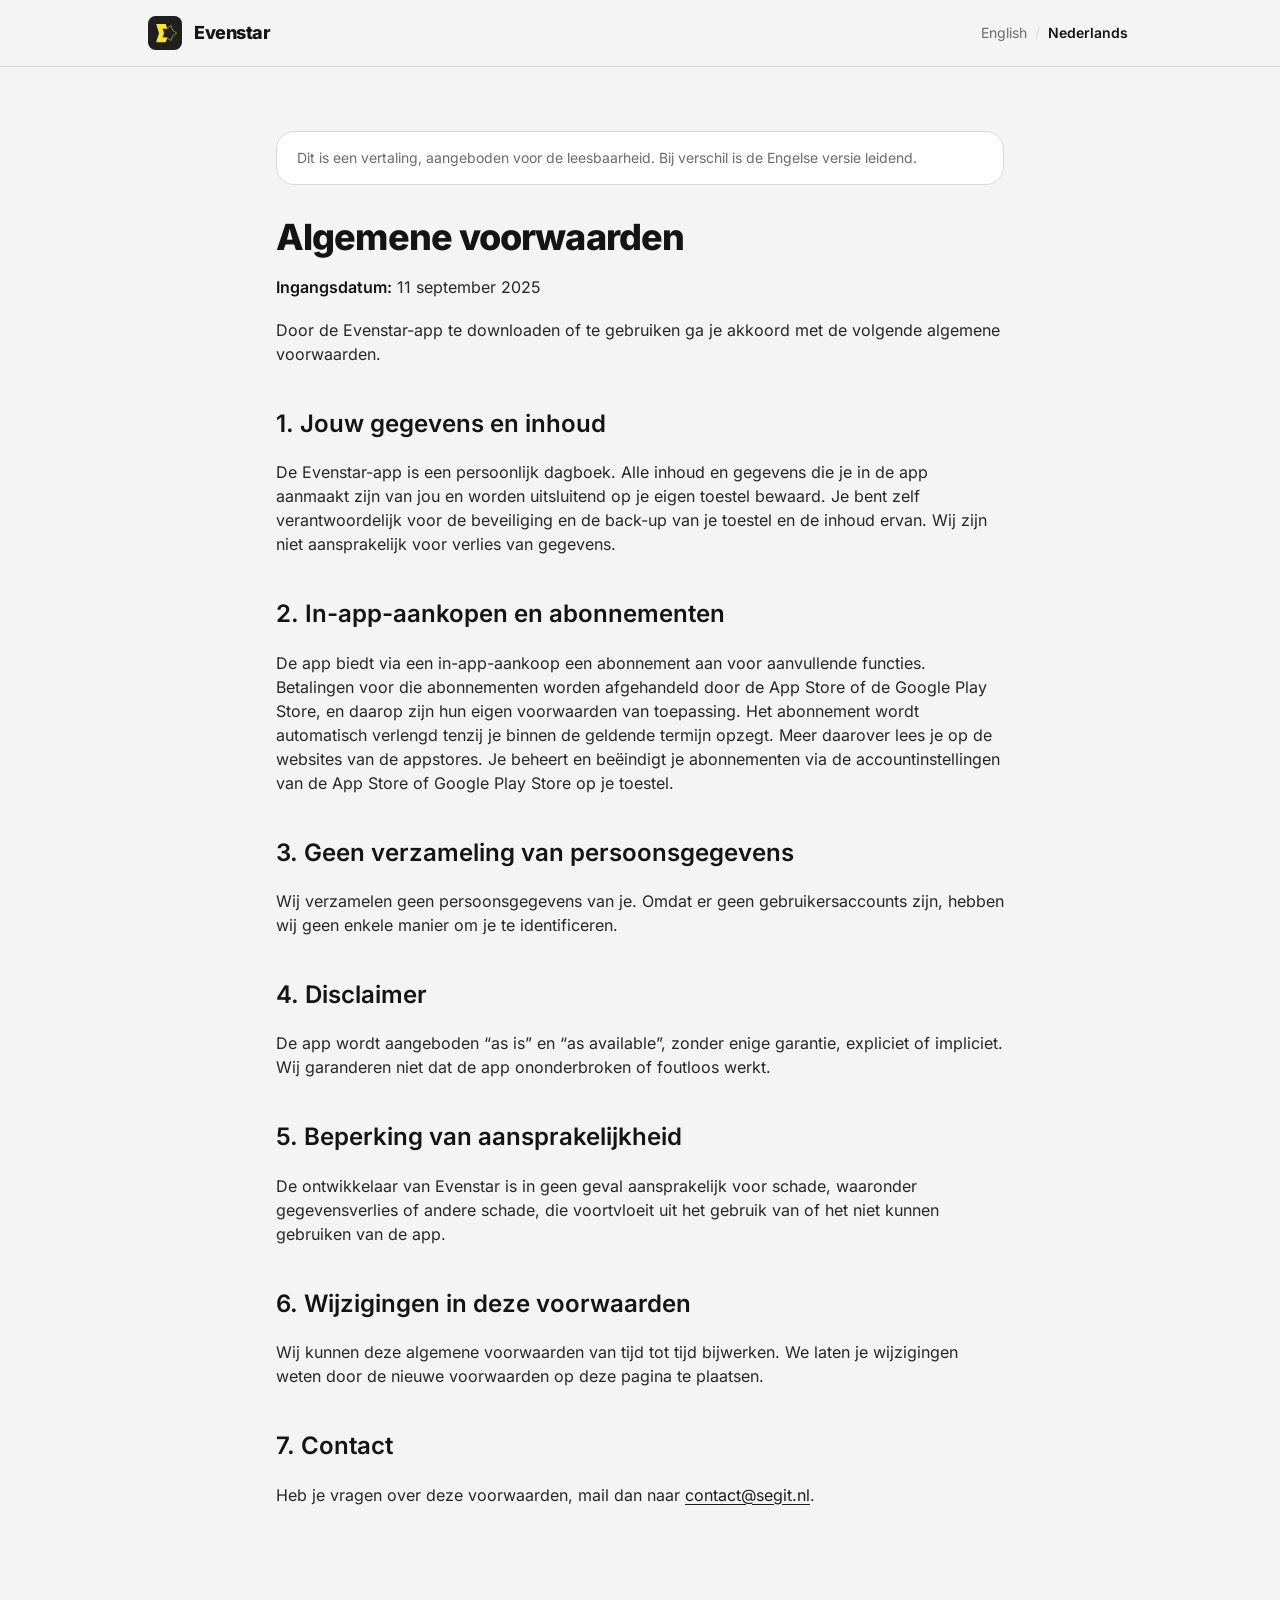
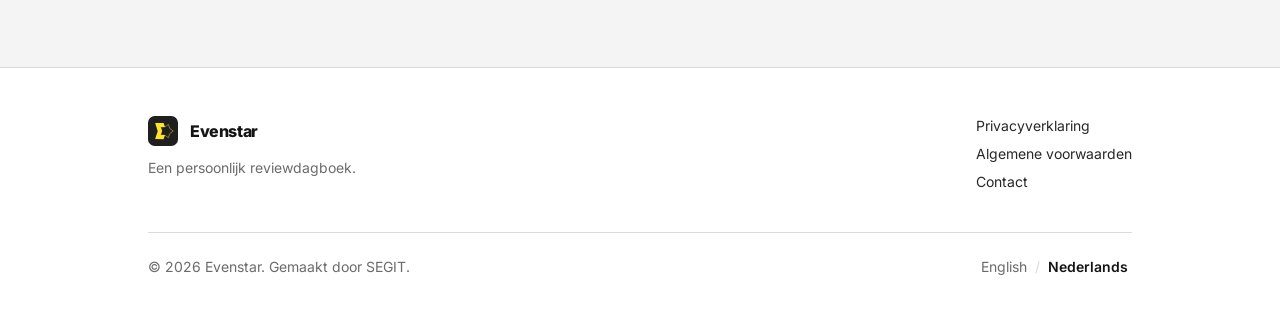
<file: nl/voorwaarden/index.html>
<!DOCTYPE html><html lang="nl"><head><meta charset="utf-8"><meta name="viewport" content="width=device-width, initial-scale=1"><title>Algemene voorwaarden — Evenstar</title><meta name="description" content="De voorwaarden waarmee je akkoord gaat als je de Evenstar-app downloadt of gebruikt."><link rel="canonical" href="https://evenstarapp.com/nl/voorwaarden/"><link rel="alternate" hreflang="en" href="https://evenstarapp.com/terms/"><link rel="alternate" hreflang="nl" href="https://evenstarapp.com/nl/voorwaarden/"><link rel="alternate" hreflang="x-default" href="https://evenstarapp.com/terms/"><link rel="icon" type="image/svg+xml" href="/favicon.svg"><link rel="apple-touch-icon" href="/apple-touch-icon.png"><link rel="manifest" href="/site.webmanifest"><meta name="theme-color" content="#f4f4f4"><meta property="og:type" content="website"><meta property="og:site_name" content="Evenstar"><meta property="og:title" content="Algemene voorwaarden — Evenstar"><meta property="og:description" content="De voorwaarden waarmee je akkoord gaat als je de Evenstar-app downloadt of gebruikt."><meta property="og:url" content="https://evenstarapp.com/nl/voorwaarden/"><meta property="og:image" content="https://evenstarapp.com/og-image.png"><meta property="og:image:width" content="1200"><meta property="og:image:height" content="630"><meta property="og:image:alt" content="Evenstar, een persoonlijk reviewdagboek voor iOS en Android"><meta property="og:locale" content="nl_NL"><meta name="twitter:card" content="summary_large_image"><meta name="twitter:title" content="Algemene voorwaarden — Evenstar"><meta name="twitter:description" content="De voorwaarden waarmee je akkoord gaat als je de Evenstar-app downloadt of gebruikt."><meta name="twitter:image" content="https://evenstarapp.com/og-image.png"><link rel="sitemap" href="/sitemap-index.xml"><link rel="stylesheet" href="/_astro/config.BY_XVRsE.css"></head><body class="flex min-h-screen flex-col"><a href="#main" class="sr-only rounded-pill focus:not-sr-only focus:absolute focus:top-4 focus:left-4 focus:z-50 focus:bg-ink focus:px-5 focus:py-3 focus:text-on-ink">Naar de inhoud</a><header class="border-b border-line bg-page/90 backdrop-blur"><div class="mx-auto flex max-w-5xl items-center justify-between gap-4 px-5 py-4"><a href="/nl/" class="flex items-center gap-3 text-heading" aria-label="Evenstar — Home"><svg width="34" height="34" viewBox="0 0 256 256" fill="none" xmlns="http://www.w3.org/2000/svg" class aria-hidden="true" focusable="false"><rect width="256" height="256" rx="58" fill="#1F1F1F"></rect><path d="M174.485 72.5167L185.612 106.519L214.472 127.664L215.576 128.472L214.471 129.278L185.571 150.367L174.379 184.35L173.952 185.649L172.844 184.848L143.855 163.878L108.079 163.736L106.71 163.731L107.13 162.429L118.115 128.378L107.195 94.3095L106.777 93.0075L108.146 93.0046L143.922 92.9294L172.95 72.0165L174.061 71.2166L174.485 72.5167Z" stroke="#FFE32B" stroke-width="4"></path><path d="M133.317 197.465L60.838 197.206L82.9443 129.389L61.2827 60.0143L133.141 59.6603L144.464 94.0981L107.978 94.0939L119.301 128.532L108.187 162.625L144.551 163L133.317 197.465Z" fill="#FFE32B"></path></svg><span class="text-lg font-extrabold tracking-tight">Evenstar</span></a><nav class="flex items-center gap-1 text-sm" aria-label="Language"><a class="rounded px-1 text-muted underline-offset-4 hover:text-heading hover:underline" href="/terms/" hreflang="en" lang="en">English</a><span class="text-line" aria-hidden="true">/</span><span class="px-1 font-semibold text-heading" aria-current="true">Nederlands</span></nav></div></header><main id="main" class="flex-1"><div class="mx-auto w-full max-w-3xl px-5 py-12 sm:py-16"><p class="mb-8 rounded-card border border-line bg-surface px-5 py-4 text-sm text-muted">Dit is een vertaling, aangeboden voor de leesbaarheid. Bij verschil is de Engelse versie leidend.</p><article class="prose [&amp;&gt;h1]:text-3xl [&amp;&gt;h1]:font-extrabold [&amp;&gt;h1]:tracking-tight [&amp;&gt;h1]:text-heading sm:[&amp;&gt;h1]:text-4xl"><h1 id="algemene-voorwaarden">Algemene voorwaarden</h1>
<p><strong>Ingangsdatum:</strong> 11 september 2025</p>
<p>Door de Evenstar-app te downloaden of te gebruiken ga je akkoord met de volgende
algemene voorwaarden.</p>
<h2 id="1-jouw-gegevens-en-inhoud">1. Jouw gegevens en inhoud</h2>
<p>De Evenstar-app is een persoonlijk dagboek. Alle inhoud en gegevens die je in de app
aanmaakt zijn van jou en worden uitsluitend op je eigen toestel bewaard. Je bent zelf
verantwoordelijk voor de beveiliging en de back-up van je toestel en de inhoud ervan.
Wij zijn niet aansprakelijk voor verlies van gegevens.</p>
<h2 id="2-in-app-aankopen-en-abonnementen">2. In-app-aankopen en abonnementen</h2>
<p>De app biedt via een in-app-aankoop een abonnement aan voor aanvullende functies.
Betalingen voor die abonnementen worden afgehandeld door de App Store of de Google Play
Store, en daarop zijn hun eigen voorwaarden van toepassing. Het abonnement wordt
automatisch verlengd tenzij je binnen de geldende termijn opzegt. Meer daarover lees je
op de websites van de appstores. Je beheert en beëindigt je abonnementen via de
accountinstellingen van de App Store of Google Play Store op je toestel.</p>
<h2 id="3-geen-verzameling-van-persoonsgegevens">3. Geen verzameling van persoonsgegevens</h2>
<p>Wij verzamelen geen persoonsgegevens van je. Omdat er geen gebruikersaccounts zijn,
hebben wij geen enkele manier om je te identificeren.</p>
<h2 id="4-disclaimer">4. Disclaimer</h2>
<p>De app wordt aangeboden “as is” en “as available”, zonder enige garantie, expliciet of
impliciet. Wij garanderen niet dat de app ononderbroken of foutloos werkt.</p>
<h2 id="5-beperking-van-aansprakelijkheid">5. Beperking van aansprakelijkheid</h2>
<p>De ontwikkelaar van Evenstar is in geen geval aansprakelijk voor schade, waaronder
gegevensverlies of andere schade, die voortvloeit uit het gebruik van of het niet kunnen
gebruiken van de app.</p>
<h2 id="6-wijzigingen-in-deze-voorwaarden">6. Wijzigingen in deze voorwaarden</h2>
<p>Wij kunnen deze algemene voorwaarden van tijd tot tijd bijwerken. We laten je wijzigingen
weten door de nieuwe voorwaarden op deze pagina te plaatsen.</p>
<h2 id="7-contact">7. Contact</h2>
<p>Heb je vragen over deze voorwaarden, mail dan naar
<a href="mailto:contact@segit.nl">contact@segit.nl</a>.</p>
</article></div></main><footer class="mt-24 border-t border-line bg-surface"><div class="mx-auto max-w-5xl px-5 py-12"><div class="flex flex-col gap-8 sm:flex-row sm:items-start sm:justify-between"><div><div class="flex items-center gap-3"><svg width="30" height="30" viewBox="0 0 256 256" fill="none" xmlns="http://www.w3.org/2000/svg" class aria-hidden="true" focusable="false"><rect width="256" height="256" rx="58" fill="#1F1F1F"></rect><path d="M174.485 72.5167L185.612 106.519L214.472 127.664L215.576 128.472L214.471 129.278L185.571 150.367L174.379 184.35L173.952 185.649L172.844 184.848L143.855 163.878L108.079 163.736L106.71 163.731L107.13 162.429L118.115 128.378L107.195 94.3095L106.777 93.0075L108.146 93.0046L143.922 92.9294L172.95 72.0165L174.061 71.2166L174.485 72.5167Z" stroke="#FFE32B" stroke-width="4"></path><path d="M133.317 197.465L60.838 197.206L82.9443 129.389L61.2827 60.0143L133.141 59.6603L144.464 94.0981L107.978 94.0939L119.301 128.532L108.187 162.625L144.551 163L133.317 197.465Z" fill="#FFE32B"></path></svg><span class="text-base font-extrabold tracking-tight text-heading">Evenstar</span></div><p class="mt-3 max-w-xs text-sm text-muted">Een persoonlijk reviewdagboek.</p></div><nav class="flex flex-col gap-2 text-sm" aria-label="Privacyverklaring"><a class="text-body underline-offset-4 hover:underline" href="/nl/privacy/">Privacyverklaring</a><a class="text-body underline-offset-4 hover:underline" href="/nl/voorwaarden/">Algemene voorwaarden</a><a class="text-body underline-offset-4 hover:underline" href="mailto:contact@segit.nl">Contact</a></nav></div><div class="mt-10 flex flex-col gap-4 border-t border-line pt-6 text-sm text-muted sm:flex-row sm:items-center sm:justify-between"><p>&copy; 2026 Evenstar. Gemaakt door SEGIT.</p><nav class="flex items-center gap-1 text-sm" aria-label="Language"><a class="rounded px-1 text-muted underline-offset-4 hover:text-heading hover:underline" href="/terms/" hreflang="en" lang="en">English</a><span class="text-line" aria-hidden="true">/</span><span class="px-1 font-semibold text-heading" aria-current="true">Nederlands</span></nav></div></div></footer></body></html>
</file>
<file: _astro/config.BY_XVRsE.css>
@font-face{font-family:Inter Variable;font-style:normal;font-display:swap;font-weight:100 900;src:url(/_astro/inter-cyrillic-ext-wght-normal.BOeWTOD4.woff2)format("woff2-variations");unicode-range:U+460-52F,U+1C80-1C8A,U+20B4,U+2DE0-2DFF,U+A640-A69F,U+FE2E-FE2F}@font-face{font-family:Inter Variable;font-style:normal;font-display:swap;font-weight:100 900;src:url(/_astro/inter-cyrillic-wght-normal.DqGufNeO.woff2)format("woff2-variations");unicode-range:U+301,U+400-45F,U+490-491,U+4B0-4B1,U+2116}@font-face{font-family:Inter Variable;font-style:normal;font-display:swap;font-weight:100 900;src:url(/_astro/inter-greek-ext-wght-normal.DlzME5K_.woff2)format("woff2-variations");unicode-range:U+1F??}@font-face{font-family:Inter Variable;font-style:normal;font-display:swap;font-weight:100 900;src:url(/_astro/inter-greek-wght-normal.CkhJZR-_.woff2)format("woff2-variations");unicode-range:U+370-377,U+37A-37F,U+384-38A,U+38C,U+38E-3A1,U+3A3-3FF}@font-face{font-family:Inter Variable;font-style:normal;font-display:swap;font-weight:100 900;src:url(/_astro/inter-vietnamese-wght-normal.CBcvBZtf.woff2)format("woff2-variations");unicode-range:U+102-103,U+110-111,U+128-129,U+168-169,U+1A0-1A1,U+1AF-1B0,U+300-301,U+303-304,U+308-309,U+323,U+329,U+1EA0-1EF9,U+20AB}@font-face{font-family:Inter Variable;font-style:normal;font-display:swap;font-weight:100 900;src:url(/_astro/inter-latin-ext-wght-normal.DO1Apj_S.woff2)format("woff2-variations");unicode-range:U+100-2BA,U+2BD-2C5,U+2C7-2CC,U+2CE-2D7,U+2DD-2FF,U+304,U+308,U+329,U+1D00-1DBF,U+1E00-1E9F,U+1EF2-1EFF,U+2020,U+20A0-20AB,U+20AD-20C0,U+2113,U+2C60-2C7F,U+A720-A7FF}@font-face{font-family:Inter Variable;font-style:normal;font-display:swap;font-weight:100 900;src:url(/_astro/inter-latin-wght-normal.Dx4kXJAl.woff2)format("woff2-variations");unicode-range:U+??,U+131,U+152-153,U+2BB-2BC,U+2C6,U+2DA,U+2DC,U+304,U+308,U+329,U+2000-206F,U+20AC,U+2122,U+2191,U+2193,U+2212,U+2215,U+FEFF,U+FFFD}@layer properties{@supports (((-webkit-hyphens:none)) and (not (margin-trim:inline))) or ((-moz-orient:inline) and (not (color:rgb(from red r g b)))){*,:before,:after,::backdrop{--tw-rotate-x:initial;--tw-rotate-y:initial;--tw-rotate-z:initial;--tw-skew-x:initial;--tw-skew-y:initial;--tw-scroll-snap-strictness:proximity;--tw-border-style:solid;--tw-font-weight:initial;--tw-tracking:initial;--tw-outline-style:solid;--tw-blur:initial;--tw-brightness:initial;--tw-contrast:initial;--tw-grayscale:initial;--tw-hue-rotate:initial;--tw-invert:initial;--tw-opacity:initial;--tw-saturate:initial;--tw-sepia:initial;--tw-drop-shadow:initial;--tw-drop-shadow-color:initial;--tw-drop-shadow-alpha:100%;--tw-drop-shadow-size:initial;--tw-backdrop-blur:initial;--tw-backdrop-brightness:initial;--tw-backdrop-contrast:initial;--tw-backdrop-grayscale:initial;--tw-backdrop-hue-rotate:initial;--tw-backdrop-invert:initial;--tw-backdrop-opacity:initial;--tw-backdrop-saturate:initial;--tw-backdrop-sepia:initial}}}@layer theme{:root,:host{--font-sans:"Inter Variable", "Inter", ui-sans-serif, system-ui, -apple-system, "Segoe UI", Roboto, "Helvetica Neue", Arial, sans-serif;--font-mono:ui-monospace, SFMono-Regular, Menlo, Monaco, Consolas, "Liberation Mono", "Courier New", monospace;--color-white:#fff;--spacing:.25rem;--container-xs:20rem;--container-md:28rem;--container-2xl:42rem;--container-3xl:48rem;--container-5xl:64rem;--text-sm:.875rem;--text-sm--line-height:calc(1.25 / .875);--text-base:1rem;--text-base--line-height:calc(1.5 / 1);--text-lg:1.125rem;--text-lg--line-height:calc(1.75 / 1.125);--text-xl:1.25rem;--text-xl--line-height:calc(1.75 / 1.25);--text-2xl:1.5rem;--text-2xl--line-height:calc(2 / 1.5);--text-3xl:1.875rem;--text-3xl--line-height:calc(2.25 / 1.875);--text-4xl:2.25rem;--text-4xl--line-height:calc(2.5 / 2.25);--text-5xl:3rem;--text-5xl--line-height:1;--font-weight-semibold:600;--font-weight-extrabold:800;--tracking-tight:-.025em;--tracking-wide:.025em;--default-transition-duration:.15s;--default-transition-timing-function:cubic-bezier(.4, 0, .2, 1);--default-font-family:var(--font-sans);--default-mono-font-family:var(--font-mono);--color-page:#f4f4f4;--color-surface:#fff;--color-line:#dadada;--color-heading:#141414;--color-body:#272727;--color-muted:#6b6b6b;--color-ink:#1d1d1d;--color-on-ink:#fff;--color-accent:#ffe32b;--color-highlight:#facc14;--radius-card:18px;--radius-pill:36px}}@layer base{*,:after,:before,::backdrop{box-sizing:border-box;border:0 solid;margin:0;padding:0}::file-selector-button{box-sizing:border-box;border:0 solid;margin:0;padding:0}html,:host{-webkit-text-size-adjust:100%;tab-size:4;line-height:1.5;font-family:var(--default-font-family,-apple-system, BlinkMacSystemFont, "Segoe UI", Roboto, "Helvetica Neue", "Noto Sans", Arial, sans-serif, "Apple Color Emoji", "Segoe UI Emoji", "Segoe UI Symbol", "Noto Color Emoji");font-feature-settings:var(--default-font-feature-settings,normal);font-variation-settings:var(--default-font-variation-settings,normal);-webkit-tap-highlight-color:transparent}hr{height:0;color:inherit;border-top-width:1px}abbr:where([title]){text-decoration:underline dotted}h1,h2,h3,h4,h5,h6{font-size:inherit;font-weight:inherit}a{color:inherit;-webkit-text-decoration:inherit;-webkit-text-decoration:inherit;-webkit-text-decoration:inherit;text-decoration:inherit}b,strong{font-weight:bolder}code,kbd,samp,pre{font-family:var(--default-mono-font-family,ui-monospace, SFMono-Regular, Menlo, Monaco, Consolas, "Liberation Mono", "Courier New", monospace);font-feature-settings:var(--default-mono-font-feature-settings,normal);font-variation-settings:var(--default-mono-font-variation-settings,normal);font-size:1em}small{font-size:80%}sub,sup{vertical-align:baseline;font-size:75%;line-height:0;position:relative}sub{bottom:-.25em}sup{top:-.5em}table{text-indent:0;border-color:inherit;border-collapse:collapse}:-moz-focusring:where(:not(iframe)){outline:auto}progress{vertical-align:baseline}summary{display:list-item}ol,ul,menu{list-style:none}img,svg,video,canvas,audio,iframe,embed,object{vertical-align:middle;display:block}img,video{max-width:100%;height:auto}button,input,select,optgroup,textarea{font:inherit;font-feature-settings:inherit;font-variation-settings:inherit;letter-spacing:inherit;color:inherit;opacity:1;background-color:#0000;border-radius:0}::file-selector-button{font:inherit;font-feature-settings:inherit;font-variation-settings:inherit;letter-spacing:inherit;color:inherit;opacity:1;background-color:#0000;border-radius:0}:where(select:is([multiple],[size])) optgroup{font-weight:bolder}:where(select:is([multiple],[size])) optgroup option{padding-inline-start:20px}::file-selector-button{margin-inline-end:4px}::placeholder{opacity:1}@supports (not ((-webkit-appearance:-apple-pay-button))) or (contain-intrinsic-size:1px){::placeholder{color:currentColor}@supports (color:color-mix(in lab, red, red)){::placeholder{color:color-mix(in oklab, currentcolor 50%, transparent)}}}textarea{resize:vertical}::-webkit-search-decoration{-webkit-appearance:none}::-webkit-date-and-time-value{min-height:1lh;text-align:inherit}::-webkit-datetime-edit{display:inline-flex}::-webkit-datetime-edit-fields-wrapper{padding:0}::-webkit-datetime-edit{padding-block:0}::-webkit-datetime-edit-year-field{padding-block:0}::-webkit-datetime-edit-month-field{padding-block:0}::-webkit-datetime-edit-day-field{padding-block:0}::-webkit-datetime-edit-hour-field{padding-block:0}::-webkit-datetime-edit-minute-field{padding-block:0}::-webkit-datetime-edit-second-field{padding-block:0}::-webkit-datetime-edit-millisecond-field{padding-block:0}::-webkit-datetime-edit-meridiem-field{padding-block:0}::-webkit-calendar-picker-indicator{line-height:1}:-moz-ui-invalid{box-shadow:none}button,input:where([type=button],[type=reset],[type=submit]){appearance:button}::file-selector-button{appearance:button}::-webkit-inner-spin-button{height:auto}::-webkit-outer-spin-button{height:auto}[hidden]:where(:not([hidden=until-found])){display:none!important}}@layer components;@layer utilities{.sr-only{clip-path:inset(50%);white-space:nowrap;border-width:0;width:1px;height:1px;margin:-1px;padding:0;position:absolute;overflow:hidden}.absolute{position:absolute}.mx-auto{margin-inline:auto}.mt-2{margin-top:calc(var(--spacing) * 2)}.mt-3{margin-top:calc(var(--spacing) * 3)}.mt-4{margin-top:calc(var(--spacing) * 4)}.mt-5{margin-top:calc(var(--spacing) * 5)}.mt-6{margin-top:calc(var(--spacing) * 6)}.mt-8{margin-top:calc(var(--spacing) * 8)}.mt-10{margin-top:calc(var(--spacing) * 10)}.mt-24{margin-top:calc(var(--spacing) * 24)}.mb-8{margin-bottom:calc(var(--spacing) * 8)}.flex{display:flex}.grid{display:grid}.inline-block{display:inline-block}.inline-flex{display:inline-flex}.h-2{height:calc(var(--spacing) * 2)}.min-h-screen{min-height:100vh}.w-2{width:calc(var(--spacing) * 2)}.w-\[60vw\]{width:60vw}.w-full{width:100%}.max-w-2xl{max-width:var(--container-2xl)}.max-w-3xl{max-width:var(--container-3xl)}.max-w-5xl{max-width:var(--container-5xl)}.max-w-\[260px\]{max-width:260px}.max-w-md{max-width:var(--container-md)}.max-w-xs{max-width:var(--container-xs)}.flex-1{flex:1}.shrink-0{flex-shrink:0}.transform{transform:var(--tw-rotate-x,) var(--tw-rotate-y,) var(--tw-rotate-z,) var(--tw-skew-x,) var(--tw-skew-y,)}.snap-x{scroll-snap-type:x var(--tw-scroll-snap-strictness)}.snap-mandatory{--tw-scroll-snap-strictness:mandatory}.snap-start{scroll-snap-align:start}.list-none{list-style-type:none}.flex-col{flex-direction:column}.flex-wrap{flex-wrap:wrap}.items-center{align-items:center}.justify-between{justify-content:space-between}.justify-center{justify-content:center}.gap-1{gap:var(--spacing)}.gap-2{gap:calc(var(--spacing) * 2)}.gap-3{gap:calc(var(--spacing) * 3)}.gap-4{gap:calc(var(--spacing) * 4)}.gap-5{gap:calc(var(--spacing) * 5)}.gap-8{gap:calc(var(--spacing) * 8)}.overflow-x-auto{overflow-x:auto}.rounded{border-radius:.25rem}.rounded-card{border-radius:var(--radius-card)}.rounded-full{border-radius:2147483647px}.rounded-pill{border-radius:var(--radius-pill)}.border{border-style:var(--tw-border-style);border-width:1px}.border-t{border-top-style:var(--tw-border-style);border-top-width:1px}.border-b{border-bottom-style:var(--tw-border-style);border-bottom-width:1px}.border-l-4{border-left-style:var(--tw-border-style);border-left-width:4px}.border-highlight{border-color:var(--color-highlight)}.border-line{border-color:var(--color-line)}.bg-accent{background-color:var(--color-accent)}.bg-highlight{background-color:var(--color-highlight)}.bg-ink{background-color:var(--color-ink)}.bg-page\/90{background-color:#f4f4f4e6}@supports (color:color-mix(in lab, red, red)){.bg-page\/90{background-color:color-mix(in oklab, var(--color-page) 90%, transparent)}}.bg-surface{background-color:var(--color-surface)}.p-0{padding:0}.p-6{padding:calc(var(--spacing) * 6)}.p-\[11px\]{padding:11px}.px-1{padding-inline:var(--spacing)}.px-5{padding-inline:calc(var(--spacing) * 5)}.px-6{padding-inline:calc(var(--spacing) * 6)}.py-3{padding-block:calc(var(--spacing) * 3)}.py-4{padding-block:calc(var(--spacing) * 4)}.py-10{padding-block:calc(var(--spacing) * 10)}.py-12{padding-block:calc(var(--spacing) * 12)}.py-14{padding-block:calc(var(--spacing) * 14)}.pt-6{padding-top:calc(var(--spacing) * 6)}.pt-14{padding-top:calc(var(--spacing) * 14)}.pb-4{padding-bottom:calc(var(--spacing) * 4)}.pb-6{padding-bottom:calc(var(--spacing) * 6)}.pl-4{padding-left:calc(var(--spacing) * 4)}.text-center{text-align:center}.text-2xl{font-size:var(--text-2xl);line-height:var(--tw-leading,var(--text-2xl--line-height))}.text-3xl{font-size:var(--text-3xl);line-height:var(--tw-leading,var(--text-3xl--line-height))}.text-4xl{font-size:var(--text-4xl);line-height:var(--tw-leading,var(--text-4xl--line-height))}.text-base{font-size:var(--text-base);line-height:var(--tw-leading,var(--text-base--line-height))}.text-lg{font-size:var(--text-lg);line-height:var(--tw-leading,var(--text-lg--line-height))}.text-sm{font-size:var(--text-sm);line-height:var(--tw-leading,var(--text-sm--line-height))}.text-xl{font-size:var(--text-xl);line-height:var(--tw-leading,var(--text-xl--line-height))}.font-extrabold{--tw-font-weight:var(--font-weight-extrabold);font-weight:var(--font-weight-extrabold)}.font-semibold{--tw-font-weight:var(--font-weight-semibold);font-weight:var(--font-weight-semibold)}.tracking-tight{--tw-tracking:var(--tracking-tight);letter-spacing:var(--tracking-tight)}.tracking-wide{--tw-tracking:var(--tracking-wide);letter-spacing:var(--tracking-wide)}.text-body{color:var(--color-body)}.text-heading{color:var(--color-heading)}.text-line{color:var(--color-line)}.text-muted{color:var(--color-muted)}.text-on-ink{color:var(--color-on-ink)}.text-white\/80{color:#fffc}@supports (color:color-mix(in lab, red, red)){.text-white\/80{color:color-mix(in oklab, var(--color-white) 80%, transparent)}}.uppercase{text-transform:uppercase}.underline-offset-4{text-underline-offset:4px}.outline{outline-style:var(--tw-outline-style);outline-width:1px}.filter{filter:var(--tw-blur,) var(--tw-brightness,) var(--tw-contrast,) var(--tw-grayscale,) var(--tw-hue-rotate,) var(--tw-invert,) var(--tw-saturate,) var(--tw-sepia,) var(--tw-drop-shadow,)}.backdrop-blur{--tw-backdrop-blur:blur(8px);backdrop-filter:var(--tw-backdrop-blur,) var(--tw-backdrop-brightness,) var(--tw-backdrop-contrast,) var(--tw-backdrop-grayscale,) var(--tw-backdrop-hue-rotate,) var(--tw-backdrop-invert,) var(--tw-backdrop-opacity,) var(--tw-backdrop-saturate,) var(--tw-backdrop-sepia,)}.transition-opacity{transition-property:opacity;transition-timing-function:var(--tw-ease,var(--default-transition-timing-function));transition-duration:var(--tw-duration,var(--default-transition-duration))}@media (hover:hover){.hover\:text-heading:hover{color:var(--color-heading)}.hover\:underline:hover{text-decoration-line:underline}.hover\:opacity-80:hover{opacity:.8}.hover\:opacity-85:hover{opacity:.85}}.focus\:not-sr-only:focus{clip-path:none;white-space:normal;width:auto;height:auto;margin:0;padding:0;position:static;overflow:visible}.focus\:absolute:focus{position:absolute}.focus\:top-4:focus{top:calc(var(--spacing) * 4)}.focus\:left-4:focus{left:calc(var(--spacing) * 4)}.focus\:z-50:focus{z-index:50}.focus\:bg-ink:focus{background-color:var(--color-ink)}.focus\:px-5:focus{padding-inline:calc(var(--spacing) * 5)}.focus\:py-3:focus{padding-block:calc(var(--spacing) * 3)}.focus\:text-on-ink:focus{color:var(--color-on-ink)}@media (width>=40rem){.sm\:grid-cols-2{grid-template-columns:repeat(2,minmax(0,1fr))}.sm\:flex-row{flex-direction:row}.sm\:items-center{align-items:center}.sm\:items-start{align-items:flex-start}.sm\:justify-between{justify-content:space-between}.sm\:px-10{padding-inline:calc(var(--spacing) * 10)}.sm\:py-12{padding-block:calc(var(--spacing) * 12)}.sm\:py-16{padding-block:calc(var(--spacing) * 16)}.sm\:py-20{padding-block:calc(var(--spacing) * 20)}.sm\:pt-24{padding-top:calc(var(--spacing) * 24)}.sm\:text-3xl{font-size:var(--text-3xl);line-height:var(--tw-leading,var(--text-3xl--line-height))}.sm\:text-5xl{font-size:var(--text-5xl);line-height:var(--tw-leading,var(--text-5xl--line-height))}.sm\:text-xl{font-size:var(--text-xl);line-height:var(--tw-leading,var(--text-xl--line-height))}}.\[\&\>h1\]\:text-3xl>h1{font-size:var(--text-3xl);line-height:var(--tw-leading,var(--text-3xl--line-height))}.\[\&\>h1\]\:font-extrabold>h1{--tw-font-weight:var(--font-weight-extrabold);font-weight:var(--font-weight-extrabold)}.\[\&\>h1\]\:tracking-tight>h1{--tw-tracking:var(--tracking-tight);letter-spacing:var(--tracking-tight)}.\[\&\>h1\]\:text-heading>h1{color:var(--color-heading)}@media (width>=40rem){.sm\:\[\&\>h1\]\:text-4xl>h1{font-size:var(--text-4xl);line-height:var(--tw-leading,var(--text-4xl--line-height))}}}html{scroll-behavior:smooth;-webkit-text-size-adjust:100%}@media (prefers-reduced-motion:reduce){html{scroll-behavior:auto}}body{background-color:var(--color-page);color:var(--color-body);font-family:var(--font-sans);-webkit-font-smoothing:antialiased;text-rendering:optimizelegibility}:root{color-scheme:light}.prose>*+*{margin-top:1.15em}.prose h2{color:var(--color-heading);margin-top:2.5rem;font-size:1.5rem;font-weight:600}.prose h3{color:var(--color-heading);margin-top:2rem;font-size:1.125rem;font-weight:600}.prose ul{padding-left:1.5rem;list-style:outside}.prose ol{padding-left:1.5rem;list-style:decimal}.prose li+li{margin-top:.5rem}.prose a{color:var(--color-ink);text-underline-offset:3px;text-decoration:underline}.prose a:hover{color:var(--color-muted)}.prose strong{color:var(--color-heading);font-weight:600}.prose table{border-collapse:collapse;width:100%;font-size:.95rem}.prose th,.prose td{border:1px solid var(--color-line);text-align:left;vertical-align:top;padding:.6rem .75rem}.prose th{background-color:var(--color-page);color:var(--color-heading);font-weight:600}.prose table{max-width:100%;display:block;overflow-x:auto}@property --tw-rotate-x{syntax:"*";inherits:false}@property --tw-rotate-y{syntax:"*";inherits:false}@property --tw-rotate-z{syntax:"*";inherits:false}@property --tw-skew-x{syntax:"*";inherits:false}@property --tw-skew-y{syntax:"*";inherits:false}@property --tw-scroll-snap-strictness{syntax:"*";inherits:false;initial-value:proximity}@property --tw-border-style{syntax:"*";inherits:false;initial-value:solid}@property --tw-font-weight{syntax:"*";inherits:false}@property --tw-tracking{syntax:"*";inherits:false}@property --tw-outline-style{syntax:"*";inherits:false;initial-value:solid}@property --tw-blur{syntax:"*";inherits:false}@property --tw-brightness{syntax:"*";inherits:false}@property --tw-contrast{syntax:"*";inherits:false}@property --tw-grayscale{syntax:"*";inherits:false}@property --tw-hue-rotate{syntax:"*";inherits:false}@property --tw-invert{syntax:"*";inherits:false}@property --tw-opacity{syntax:"*";inherits:false}@property --tw-saturate{syntax:"*";inherits:false}@property --tw-sepia{syntax:"*";inherits:false}@property --tw-drop-shadow{syntax:"*";inherits:false}@property --tw-drop-shadow-color{syntax:"*";inherits:false}@property --tw-drop-shadow-alpha{syntax:"<percentage>";inherits:false;initial-value:100%}@property --tw-drop-shadow-size{syntax:"*";inherits:false}@property --tw-backdrop-blur{syntax:"*";inherits:false}@property --tw-backdrop-brightness{syntax:"*";inherits:false}@property --tw-backdrop-contrast{syntax:"*";inherits:false}@property --tw-backdrop-grayscale{syntax:"*";inherits:false}@property --tw-backdrop-hue-rotate{syntax:"*";inherits:false}@property --tw-backdrop-invert{syntax:"*";inherits:false}@property --tw-backdrop-opacity{syntax:"*";inherits:false}@property --tw-backdrop-saturate{syntax:"*";inherits:false}@property --tw-backdrop-sepia{syntax:"*";inherits:false}
</file>
